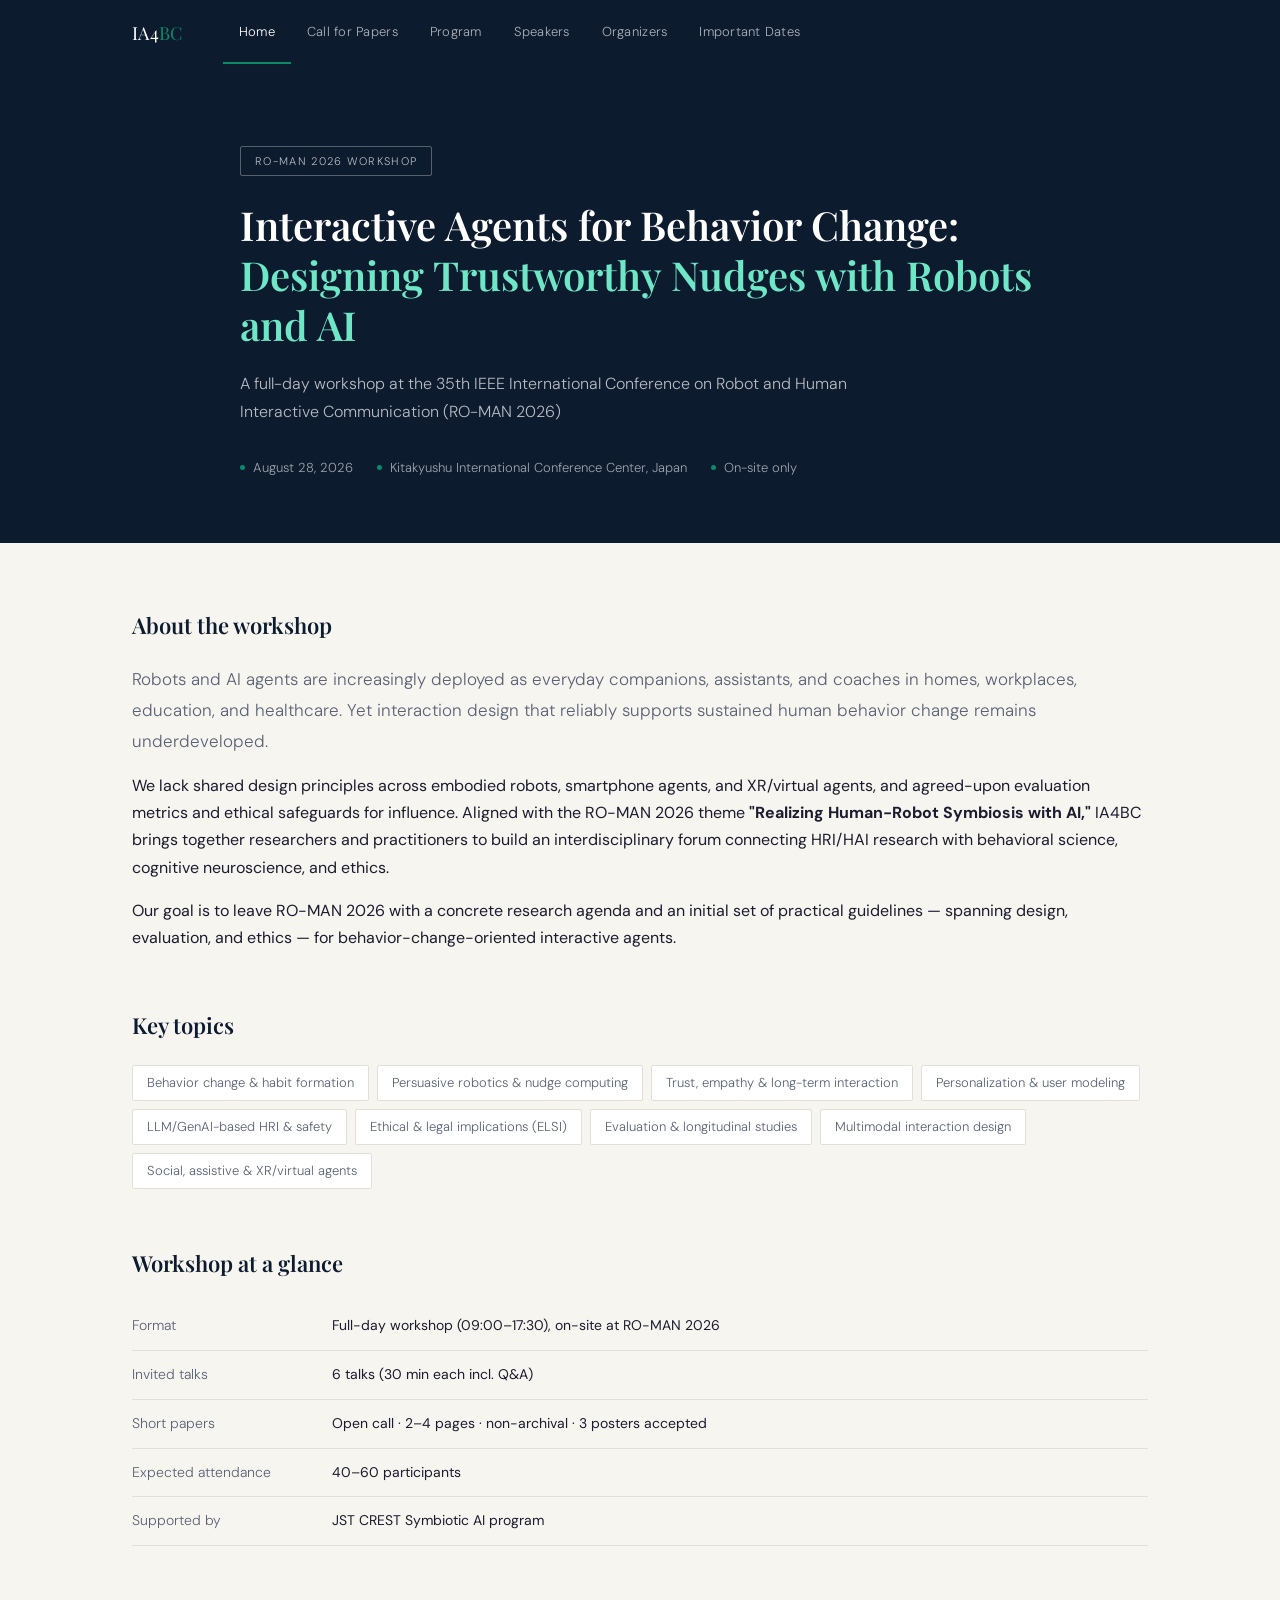
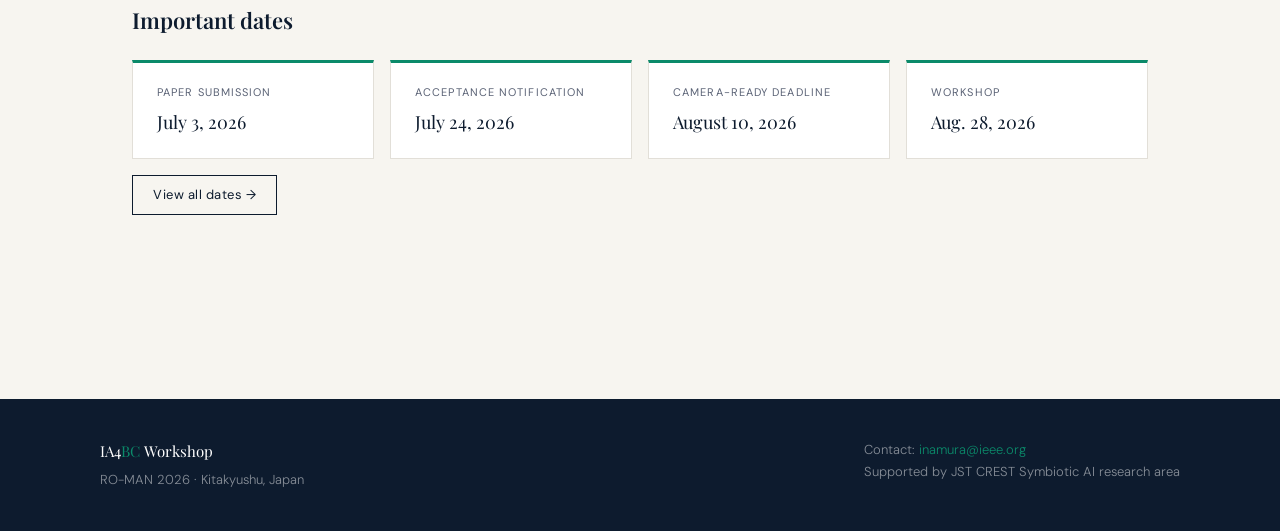
<file: index.html>
<!DOCTYPE html>
<html lang="en">
<head>
<meta charset="UTF-8">
<meta name="viewport" content="width=device-width, initial-scale=1.0">
<title>IA4BC — Interactive Agents for Behavior Change | RO-MAN 2026</title>
<link rel="stylesheet" href="style.css">
</head>
<body>

<header>
  <div class="nav-inner">
    <a class="nav-logo" href="index.html">IA4<span>BC</span></a>
    <nav>
      <a href="index.html" class="active">Home</a>
      <a href="cfp.html">Call for Papers</a>
      <a href="program.html">Program</a>
      <a href="speakers.html">Speakers</a>
      <a href="organizers.html">Organizers</a>
      <a href="dates.html">Important Dates</a>
    </nav>
  </div>
</header>

<section class="hero">
  <div class="hero-inner">
    <div class="hero-tag">RO-MAN 2026 Workshop</div>
    <h1>Interactive Agents for Behavior Change:<br><em>Designing Trustworthy Nudges with Robots and AI</em></h1>
    <p class="hero-desc">A full-day workshop at the 35th IEEE International Conference on Robot and Human Interactive Communication (RO-MAN 2026)</p>
    <div class="hero-meta">
      <div class="hero-meta-item">August 28, 2026</div>
      <div class="hero-meta-item">Kitakyushu International Conference Center, Japan</div>
      <div class="hero-meta-item">On-site only</div>
    </div>
  </div>
</section>

<div class="page-wrap">

  <div class="section">
    <div class="section-title">About the workshop</div>
    <p class="lead">Robots and AI agents are increasingly deployed as everyday companions, assistants, and coaches in homes, workplaces, education, and healthcare. Yet interaction design that reliably supports sustained human behavior change remains underdeveloped.</p>
    <p>We lack shared design principles across embodied robots, smartphone agents, and XR/virtual agents, and agreed-upon evaluation metrics and ethical safeguards for influence. Aligned with the RO-MAN 2026 theme <strong>"Realizing Human-Robot Symbiosis with AI,"</strong> IA4BC brings together researchers and practitioners to build an interdisciplinary forum connecting HRI/HAI research with behavioral science, cognitive neuroscience, and ethics.</p>
    <p>Our goal is to leave RO-MAN 2026 with a concrete research agenda and an initial set of practical guidelines — spanning design, evaluation, and ethics — for behavior-change-oriented interactive agents.</p>
  </div>

  <div class="section">
    <div class="section-title">Key topics</div>
    <div class="tag-grid">
      <span class="tag">Behavior change &amp; habit formation</span>
      <span class="tag">Persuasive robotics &amp; nudge computing</span>
      <span class="tag">Trust, empathy &amp; long-term interaction</span>
      <span class="tag">Personalization &amp; user modeling</span>
      <span class="tag">LLM/GenAI-based HRI &amp; safety</span>
      <span class="tag">Ethical &amp; legal implications (ELSI)</span>
      <span class="tag">Evaluation &amp; longitudinal studies</span>
      <span class="tag">Multimodal interaction design</span>
      <span class="tag">Social, assistive &amp; XR/virtual agents</span>
    </div>
  </div>

  <div class="section">
    <div class="section-title">Workshop at a glance</div>
    <table class="glance-table">
      <tr><td>Format</td><td>Full-day workshop (09:00–17:30), on-site at RO-MAN 2026</td></tr>
      <tr><td>Invited talks</td><td>6 talks (30 min each incl. Q&amp;A)</td></tr>
      <tr><td>Short papers</td><td>Open call · 2–4 pages · non-archival · 3 posters accepted</td></tr>
      <tr><td>Expected attendance</td><td>40–60 participants</td></tr>
      <tr><td>Supported by</td><td>JST CREST Symbiotic AI program</td></tr>
    </table>
  </div>

  <div class="section">
    <div class="section-title">Important dates</div>
    <div class="dates-grid">
      <div class="date-card"><div class="dc-label">Paper submission</div><div class="dc-date">July 3, 2026</div></div>
      <div class="date-card"><div class="dc-label">Acceptance notification</div><div class="dc-date">July 24, 2026</div></div>
      <div class="date-card"><div class="dc-label">Camera-ready deadline</div><div class="dc-date">August 10, 2026</div></div>
      <div class="date-card"><div class="dc-label">Workshop</div><div class="dc-date">Aug. 28, 2026</div></div>
    </div>
    <a href="dates.html" class="btn-outline">View all dates &rarr;</a>
  </div>

</div>

<footer>
  <div class="footer-inner">
    <div>
      <div class="footer-brand">IA4<span>BC</span> Workshop</div>
      <div>RO-MAN 2026 · Kitakyushu, Japan</div>
    </div>
    <div>
      Contact: <a href="mailto:inamura@ieee.org">inamura@ieee.org</a><br>
      Supported by JST CREST Symbiotic AI research area
    </div>
  </div>
</footer>

</body>
</html>
</file>
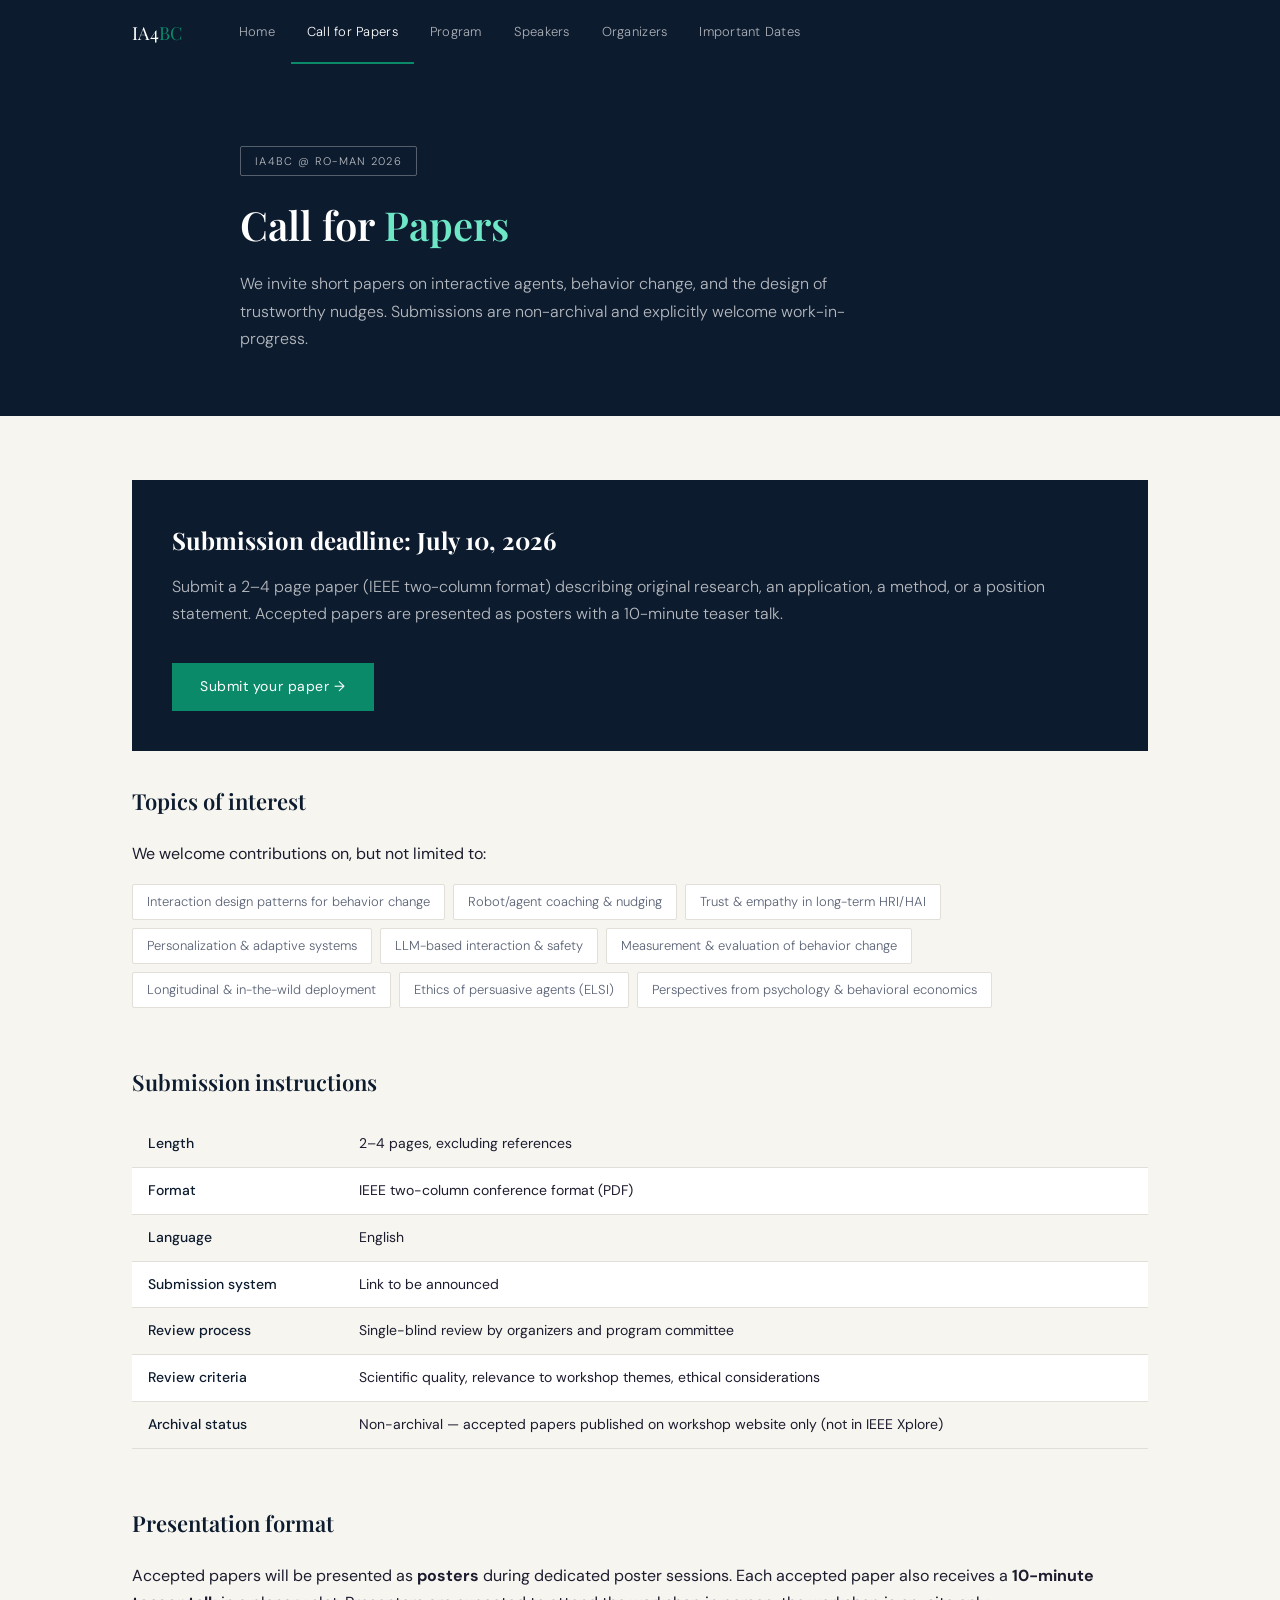
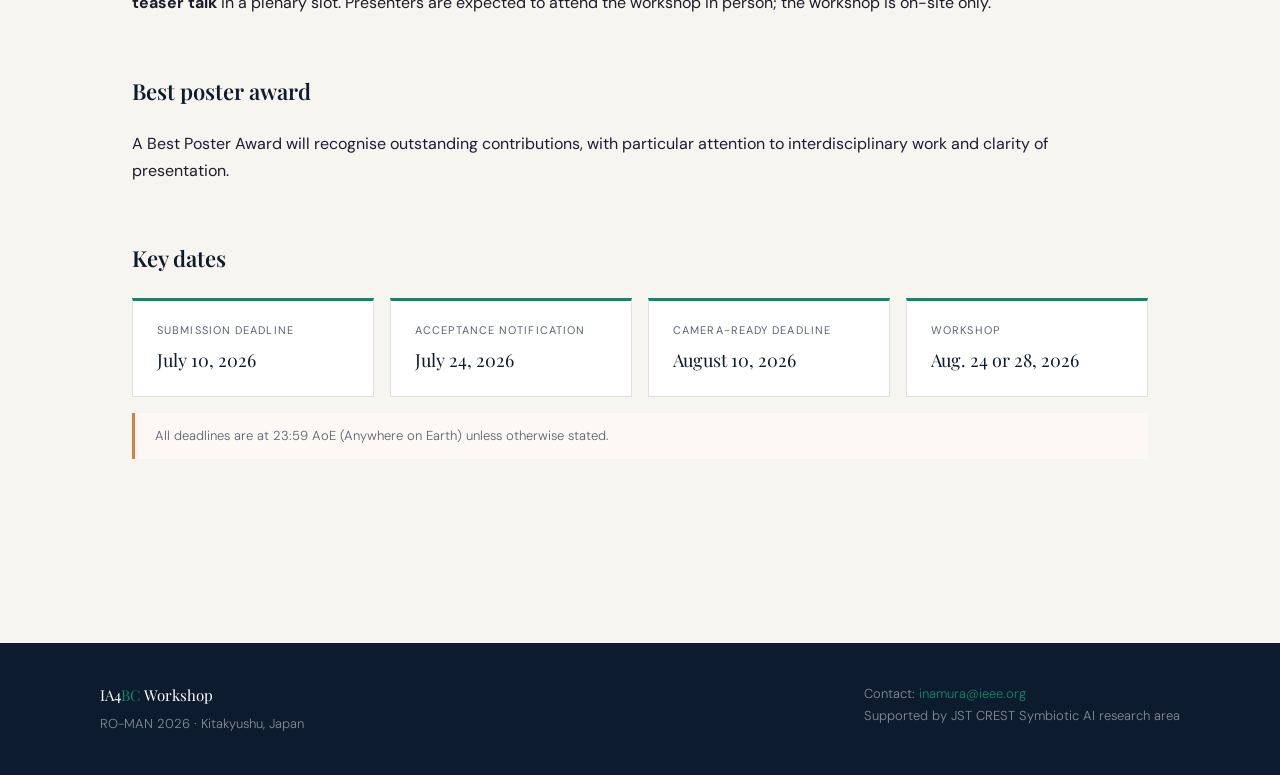
<file: cfp.html>
<!DOCTYPE html>
<html lang="en">
<head>
<meta charset="UTF-8">
<meta name="viewport" content="width=device-width, initial-scale=1.0">
<title>Call for Papers — IA4BC @ RO-MAN 2026</title>
<link rel="stylesheet" href="style.css">
</head>
<body>

<header>
  <div class="nav-inner">
    <a class="nav-logo" href="index.html">IA4<span>BC</span></a>
    <nav>
      <a href="index.html">Home</a>
      <a href="cfp.html" class="active">Call for Papers</a>
      <a href="program.html">Program</a>
      <a href="speakers.html">Speakers</a>
      <a href="organizers.html">Organizers</a>
      <a href="dates.html">Important Dates</a>
    </nav>
  </div>
</header>

<section class="hero">
  <div class="hero-inner">
    <div class="hero-tag">IA4BC @ RO-MAN 2026</div>
    <h1>Call for <em>Papers</em></h1>
    <p class="hero-desc">We invite short papers on interactive agents, behavior change, and the design of trustworthy nudges. Submissions are non-archival and explicitly welcome work-in-progress.</p>
  </div>
</section>

<div class="page-wrap">

  <div class="cfp-highlight">
  <h2>Submission deadline: July 10, 2026</h2>
  <p>Submit a 2–4 page paper (IEEE two-column format) describing original research, an application, a method, or a position statement. Accepted papers are presented as posters with a 10-minute teaser talk.</p>
  <a href="https://forms.gle/QbLjNsX9n7MWD4qp6" class="btn" target="_blank" rel="noopener noreferrer">Submit your paper &rarr;</a>
  </div>

  <div class="section">
    <div class="section-title">Topics of interest</div>
    <p>We welcome contributions on, but not limited to:</p>
    <div class="tag-grid" style="margin-top:1rem">
      <span class="tag">Interaction design patterns for behavior change</span>
      <span class="tag">Robot/agent coaching &amp; nudging</span>
      <span class="tag">Trust &amp; empathy in long-term HRI/HAI</span>
      <span class="tag">Personalization &amp; adaptive systems</span>
      <span class="tag">LLM-based interaction &amp; safety</span>
      <span class="tag">Measurement &amp; evaluation of behavior change</span>
      <span class="tag">Longitudinal &amp; in-the-wild deployment</span>
      <span class="tag">Ethics of persuasive agents (ELSI)</span>
      <span class="tag">Perspectives from psychology &amp; behavioral economics</span>
    </div>
  </div>

  <div class="section">
    <div class="section-title">Submission instructions</div>
    <table class="content-table">
      <tr><td><strong>Length</strong></td><td>2–4 pages, excluding references</td></tr>
      <tr><td><strong>Format</strong></td><td>IEEE two-column conference format (PDF)</td></tr>
      <tr><td><strong>Language</strong></td><td>English</td></tr>
      <tr><td><strong>Submission system</strong></td><td>Link to be announced</td></tr>
      <tr><td><strong>Review process</strong></td><td>Single-blind review by organizers and program committee</td></tr>
      <tr><td><strong>Review criteria</strong></td><td>Scientific quality, relevance to workshop themes, ethical considerations</td></tr>
      <tr><td><strong>Archival status</strong></td><td>Non-archival — accepted papers published on workshop website only (not in IEEE Xplore)</td></tr>
    </table>
  </div>

  <div class="section">
    <div class="section-title">Presentation format</div>
    <p>Accepted papers will be presented as <strong>posters</strong> during dedicated poster sessions. Each accepted paper also receives a <strong>10-minute teaser talk</strong> in a plenary slot. Presenters are expected to attend the workshop in person; the workshop is on-site only.</p>
  </div>

  <div class="section">
    <div class="section-title">Best poster award</div>
    <p>A Best Poster Award will recognise outstanding contributions, with particular attention to interdisciplinary work and clarity of presentation.</p>
  </div>

  <div class="section">
    <div class="section-title">Key dates</div>
    <div class="dates-grid">
      <div class="date-card"><div class="dc-label">Submission deadline</div><div class="dc-date">July 10, 2026</div></div>
      <div class="date-card"><div class="dc-label">Acceptance notification</div><div class="dc-date">July 24, 2026</div></div>
      <div class="date-card"><div class="dc-label">Camera-ready deadline</div><div class="dc-date">August 10, 2026</div></div>
      <div class="date-card"><div class="dc-label">Workshop</div><div class="dc-date">Aug. 24 or 28, 2026</div></div>
    </div>
    <div class="note">All deadlines are at 23:59 AoE (Anywhere on Earth) unless otherwise stated.</div>
  </div>

</div>

<footer>
  <div class="footer-inner">
    <div>
      <div class="footer-brand">IA4<span>BC</span> Workshop</div>
      <div>RO-MAN 2026 · Kitakyushu, Japan</div>
    </div>
    <div>
      Contact: <a href="mailto:inamura@ieee.org">inamura@ieee.org</a><br>
      Supported by JST CREST Symbiotic AI research area
    </div>
  </div>
</footer>

</body>
</html>
</file>
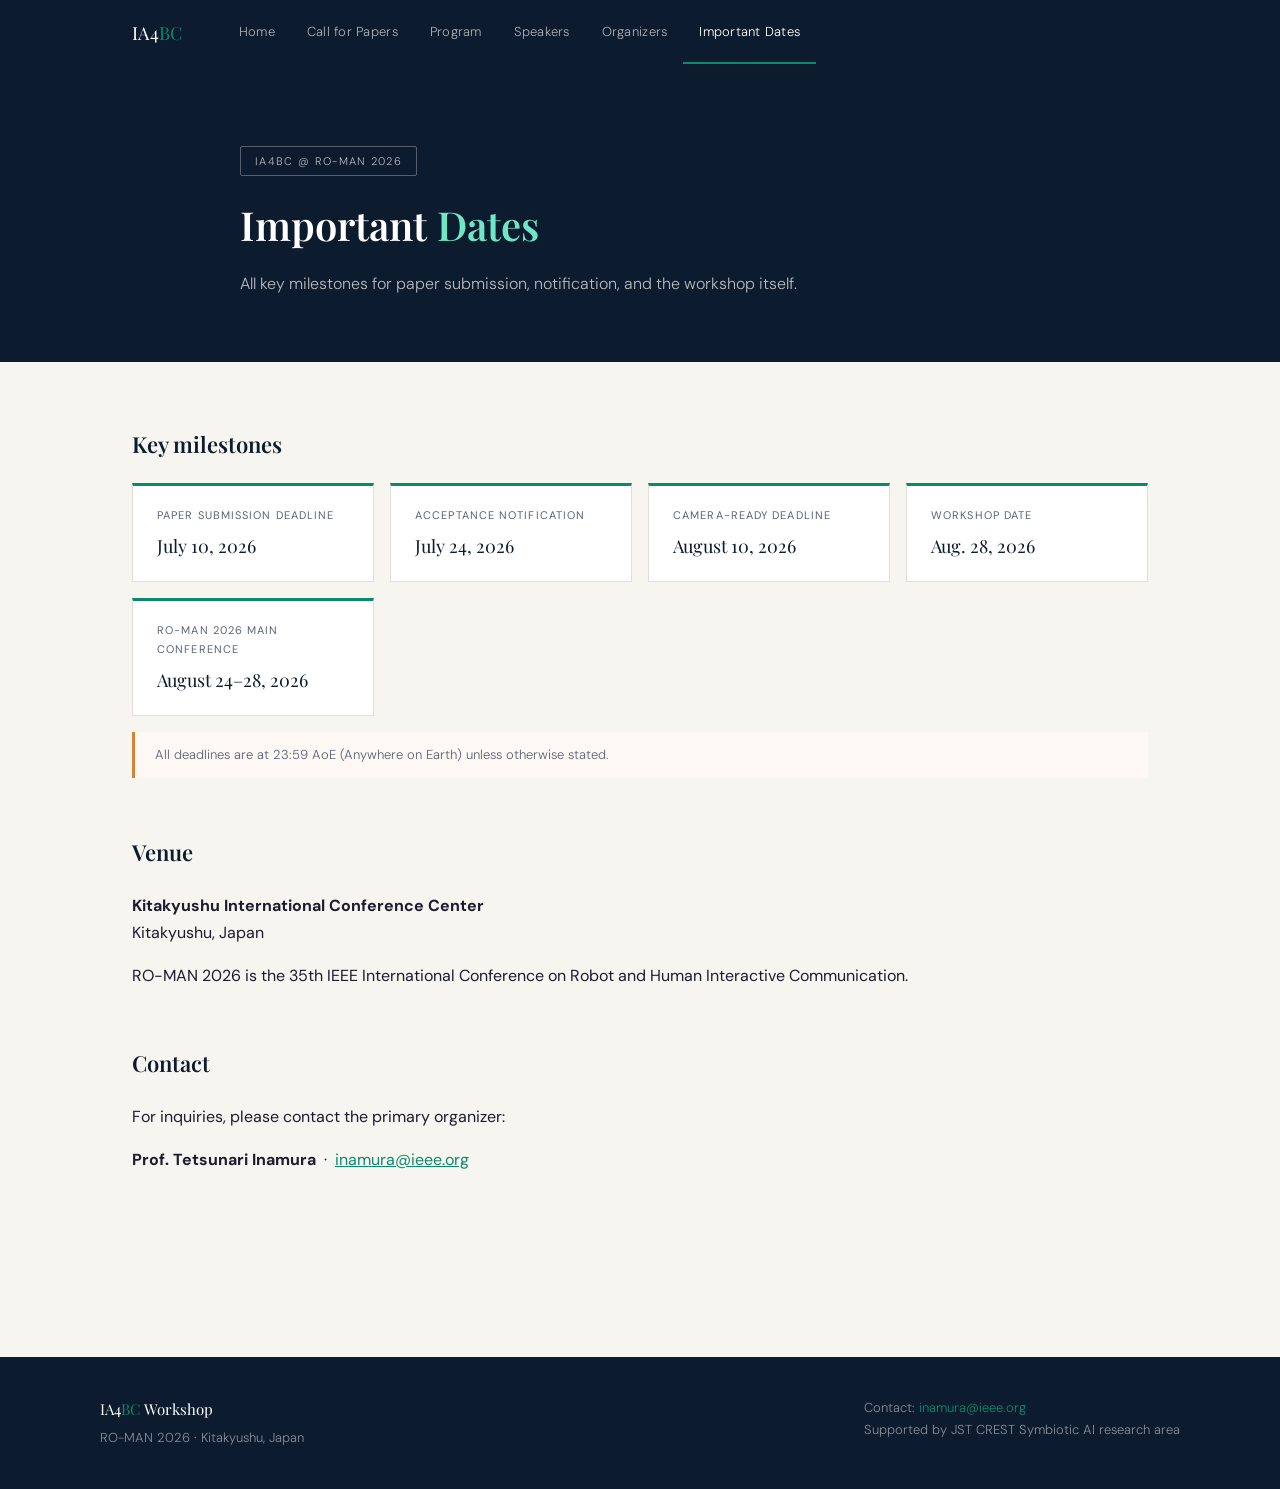
<file: dates.html>
<!DOCTYPE html>
<html lang="en">
<head>
<meta charset="UTF-8">
<meta name="viewport" content="width=device-width, initial-scale=1.0">
<title>Important Dates — IA4BC @ RO-MAN 2026</title>
<link rel="stylesheet" href="style.css">
</head>
<body>

<header>
  <div class="nav-inner">
    <a class="nav-logo" href="index.html">IA4<span>BC</span></a>
    <nav>
      <a href="index.html">Home</a>
      <a href="cfp.html">Call for Papers</a>
      <a href="program.html">Program</a>
      <a href="speakers.html">Speakers</a>
      <a href="organizers.html">Organizers</a>
      <a href="dates.html" class="active">Important Dates</a>
    </nav>
  </div>
</header>

<section class="hero">
  <div class="hero-inner">
    <div class="hero-tag">IA4BC @ RO-MAN 2026</div>
    <h1>Important <em>Dates</em></h1>
    <p class="hero-desc">All key milestones for paper submission, notification, and the workshop itself.</p>
  </div>
</section>

<div class="page-wrap">

  <div class="section">
    <div class="section-title">Key milestones</div>
    <div class="dates-grid">
      <div class="date-card"><div class="dc-label">Paper submission deadline</div><div class="dc-date">July 10, 2026</div></div>
      <div class="date-card"><div class="dc-label">Acceptance notification</div><div class="dc-date">July 24, 2026</div></div>
      <div class="date-card"><div class="dc-label">Camera-ready deadline</div><div class="dc-date">August 10, 2026</div></div>
      <div class="date-card"><div class="dc-label">Workshop date</div><div class="dc-date">Aug. 28, 2026</div></div>
      <div class="date-card"><div class="dc-label">RO-MAN 2026 main conference</div><div class="dc-date">August 24–28, 2026</div></div>
    </div>
    <div class="note">All deadlines are at 23:59 AoE (Anywhere on Earth) unless otherwise stated.</div>
  </div>

  <div class="section">
    <div class="section-title">Venue</div>
    <p><strong>Kitakyushu International Conference Center</strong><br>
    Kitakyushu, Japan</p>
    <p style="margin-top:0.75rem">RO-MAN 2026 is the 35th IEEE International Conference on Robot and Human Interactive Communication.</p>
  </div>

  <div class="section">
    <div class="section-title">Contact</div>
    <p>For inquiries, please contact the primary organizer:</p>
    <p><strong>Prof. Tetsunari Inamura</strong> &nbsp;·&nbsp; <a href="mailto:inamura@ieee.org" style="color:var(--teal)">inamura@ieee.org</a></p>
  </div>

</div>

<footer>
  <div class="footer-inner">
    <div>
      <div class="footer-brand">IA4<span>BC</span> Workshop</div>
      <div>RO-MAN 2026 · Kitakyushu, Japan</div>
    </div>
    <div>
      Contact: <a href="mailto:inamura@ieee.org">inamura@ieee.org</a><br>
      Supported by JST CREST Symbiotic AI research area
    </div>
  </div>
</footer>

</body>
</html>
</file>
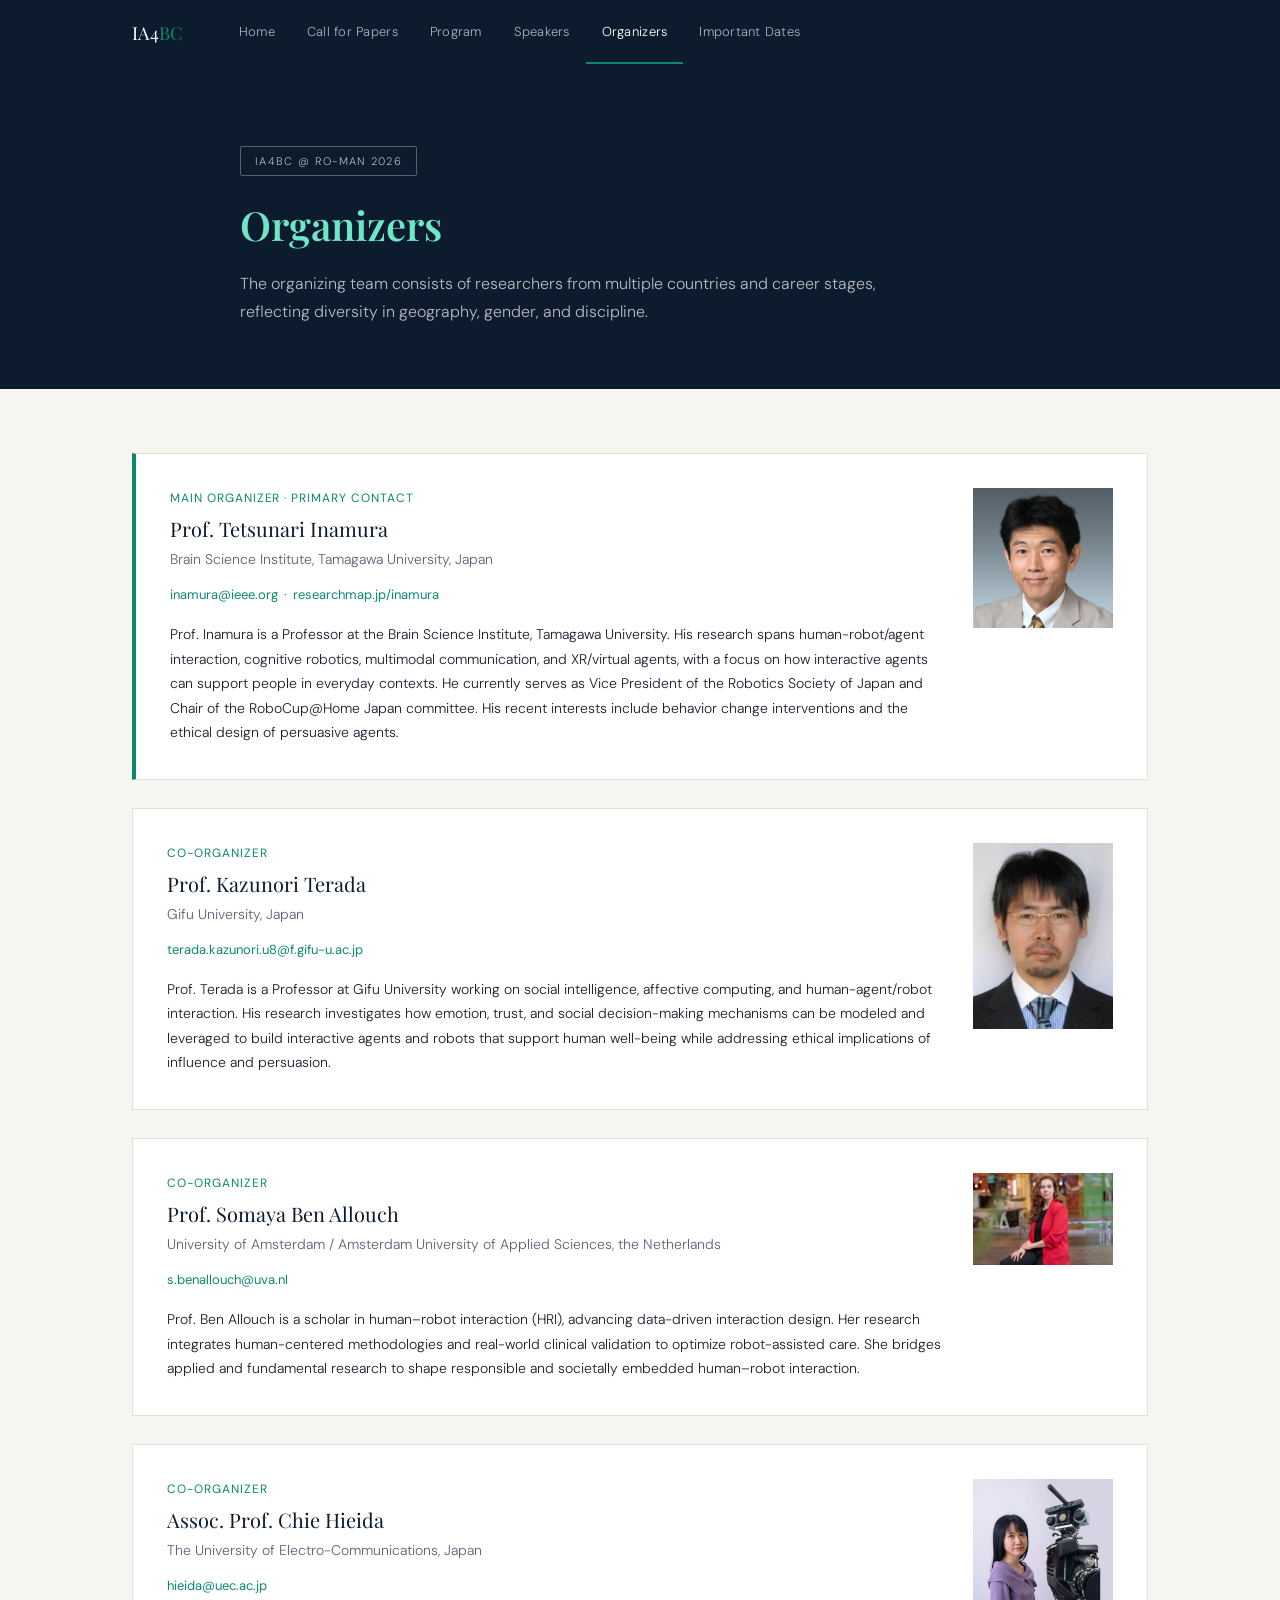
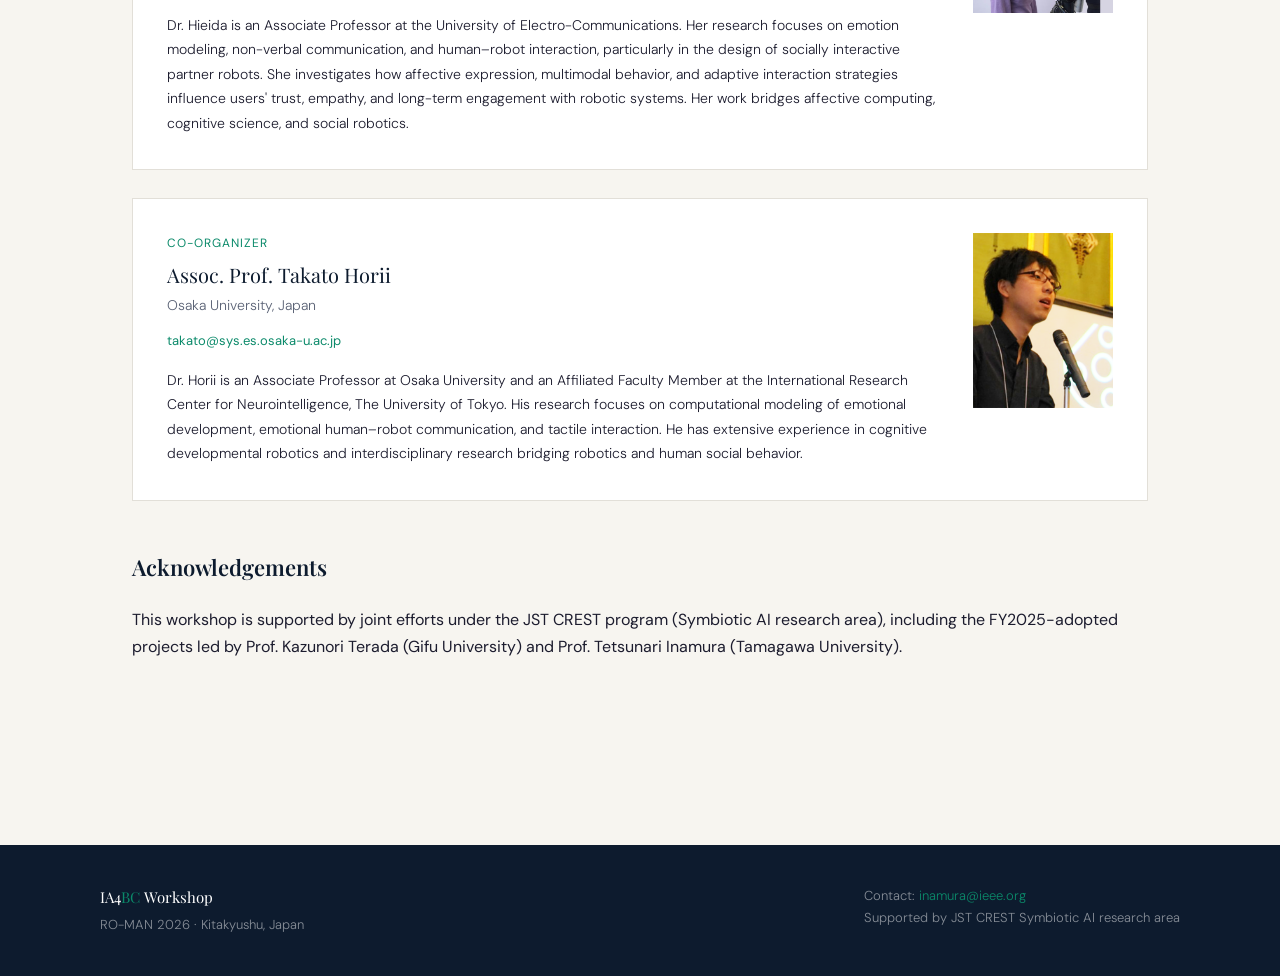
<file: organizers.html>
<!DOCTYPE html>
<html lang="en">
<head>
<meta charset="UTF-8">
<meta name="viewport" content="width=device-width, initial-scale=1.0">
<title>Organizers — IA4BC @ RO-MAN 2026</title>
<link rel="stylesheet" href="style.css">
</head>

<body>
<header>
  <div class="nav-inner">
    <a class="nav-logo" href="index.html">IA4<span>BC</span></a>
    <nav>
      <a href="index.html">Home</a>
      <a href="cfp.html">Call for Papers</a>
      <a href="program.html">Program</a>
      <a href="speakers.html">Speakers</a>
      <a href="organizers.html" class="active">Organizers</a>
      <a href="dates.html">Important Dates</a>
    </nav>
  </div>
</header>

<section class="hero">
  <div class="hero-inner">
    <div class="hero-tag">IA4BC @ RO-MAN 2026</div>
    <h1><em>Organizers</em></h1>
    <p class="hero-desc">The organizing team consists of researchers from multiple countries and career stages, reflecting diversity in geography, gender, and discipline.</p>
  </div>
</section>

<div class="page-wrap">

  <div class="org-list">

    <div class="org-card primary">
      <table width="100%">
        <tr>
          <td valign="top">
            <div class="org-role">Main organizer · Primary contact</div>
            <div class="org-name">Prof. Tetsunari Inamura</div>
            <div class="org-affil">Brain Science Institute, Tamagawa University, Japan</div>
            <div class="org-contact">
              <a href="mailto:inamura@ieee.org">inamura@ieee.org</a> &nbsp;·&nbsp;
              <a href="https://researchmap.jp/inamura?lang=en" target="_blank">researchmap.jp/inamura</a>
            </div>
            <p class="org-bio">Prof. Inamura is a Professor at the Brain Science Institute, Tamagawa University. His research spans human-robot/agent interaction, cognitive robotics, multimodal communication, and XR/virtual agents, with a focus on how interactive agents can support people in everyday contexts. He currently serves as Vice President of the Robotics Society of Japan and Chair of the RoboCup@Home Japan committee. His recent interests include behavior change interventions and the ethical design of persuasive agents.</p>
          </td>
          <td width="170" valign="top" align="right">
            <img src="assets/inamura.jpg" alt="Prof. Tetsunari Inamura" width="140">
          </td>
        </tr>
      </table>
    </div>

    <div class="org-card">
      <table width="100%">
        <tr>
          <td valign="top">
            <div class="org-role">Co-organizer</div>
            <div class="org-name">Prof. Kazunori Terada</div>
            <div class="org-affil">Gifu University, Japan</div>
            <div class="org-contact"><a href="mailto:terada.kazunori.u8@f.gifu-u.ac.jp">terada.kazunori.u8@f.gifu-u.ac.jp</a></div>
            <p class="org-bio">Prof. Terada is a Professor at Gifu University working on social intelligence, affective computing, and human-agent/robot interaction. His research investigates how emotion, trust, and social decision-making mechanisms can be modeled and leveraged to build interactive agents and robots that support human well-being while addressing ethical implications of influence and persuasion.</p>
          </td>
          <td width="170" valign="top" align="right">
            <img src="assets/terada.jpg" alt="Prof. Kazunori Terada" width="140">
          </td>
        </tr>
      </table>
    </div>

    <div class="org-card">
      <table width="100%">
        <tr>
          <td valign="top">
            <div class="org-role">Co-organizer</div>
            <div class="org-name">Prof. Somaya Ben Allouch</div>
            <div class="org-affil">University of Amsterdam / Amsterdam University of Applied Sciences, the Netherlands</div>
            <div class="org-contact"><a href="mailto:s.benallouch@uva.nl">s.benallouch@uva.nl</a></div>
            <p class="org-bio">Prof. Ben Allouch is a scholar in human–robot interaction (HRI), advancing data-driven interaction design. Her research integrates human-centered methodologies and real-world clinical validation to optimize robot-assisted care. She bridges applied and fundamental research to shape responsible and societally embedded human–robot interaction.</p>
          </td>
          <td width="170" valign="top" align="right">
            <img src="assets/ben-allouch.jpg" alt="Prof. Somaya Ben Allouch" width="140">
          </td>
        </tr>
      </table>
    </div>

    <div class="org-card">
      <table width="100%">
        <tr>
          <td valign="top">
            <div class="org-role">Co-organizer</div>
            <div class="org-name">Assoc. Prof. Chie Hieida</div>
            <div class="org-affil">The University of Electro-Communications, Japan</div>
            <div class="org-contact"><a href="mailto:hieida@uec.ac.jp">hieida@uec.ac.jp</a></div>
            <p class="org-bio">Dr. Hieida is an Associate Professor at the University of Electro-Communications. Her research focuses on emotion modeling, non-verbal communication, and human–robot interaction, particularly in the design of socially interactive partner robots. She investigates how affective expression, multimodal behavior, and adaptive interaction strategies influence users' trust, empathy, and long-term engagement with robotic systems. Her work bridges affective computing, cognitive science, and social robotics.</p>
          </td>
          <td width="170" valign="top" align="right">
            <img src="assets/hieida.jpg" alt="Assoc. Prof. Chie Hieida" width="140">
          </td>
        </tr>
      </table>
    </div>

    <div class="org-card">
      <table width="100%">
        <tr>
          <td valign="top">
            <div class="org-role">Co-organizer</div>
            <div class="org-name">Assoc. Prof. Takato Horii</div>
            <div class="org-affil">Osaka University, Japan</div>
            <div class="org-contact"><a href="mailto:takato@sys.es.osaka-u.ac.jp">takato@sys.es.osaka-u.ac.jp</a></div>
            <p class="org-bio">Dr. Horii is an Associate Professor at Osaka University and an Affiliated Faculty Member at the International Research Center for Neurointelligence, The University of Tokyo. His research focuses on computational modeling of emotional development, emotional human–robot communication, and tactile interaction. He has extensive experience in cognitive developmental robotics and interdisciplinary research bridging robotics and human social behavior.</p>
          </td>
          <td width="170" valign="top" align="right">
            <img src="assets/horii.png" alt="Assoc. Prof. Takato Horii" width="140">
          </td>
        </tr>
      </table>
    </div>

  </div>

  <div class="section" style="margin-top:3rem">
    <div class="section-title">Acknowledgements</div>
    <p>This workshop is supported by joint efforts under the JST CREST program (Symbiotic AI research area), including the FY2025-adopted projects led by Prof. Kazunori Terada (Gifu University) and Prof. Tetsunari Inamura (Tamagawa University).</p>
  </div>

</div>

<footer>
  <div class="footer-inner">
    <div>
      <div class="footer-brand">IA4<span>BC</span> Workshop</div>
      <div>RO-MAN 2026 · Kitakyushu, Japan</div>
    </div>
    <div>
      Contact: <a href="mailto:inamura@ieee.org">inamura@ieee.org</a><br>
      Supported by JST CREST Symbiotic AI research area
    </div>
  </div>
</footer>

</body>
</html>
</file>
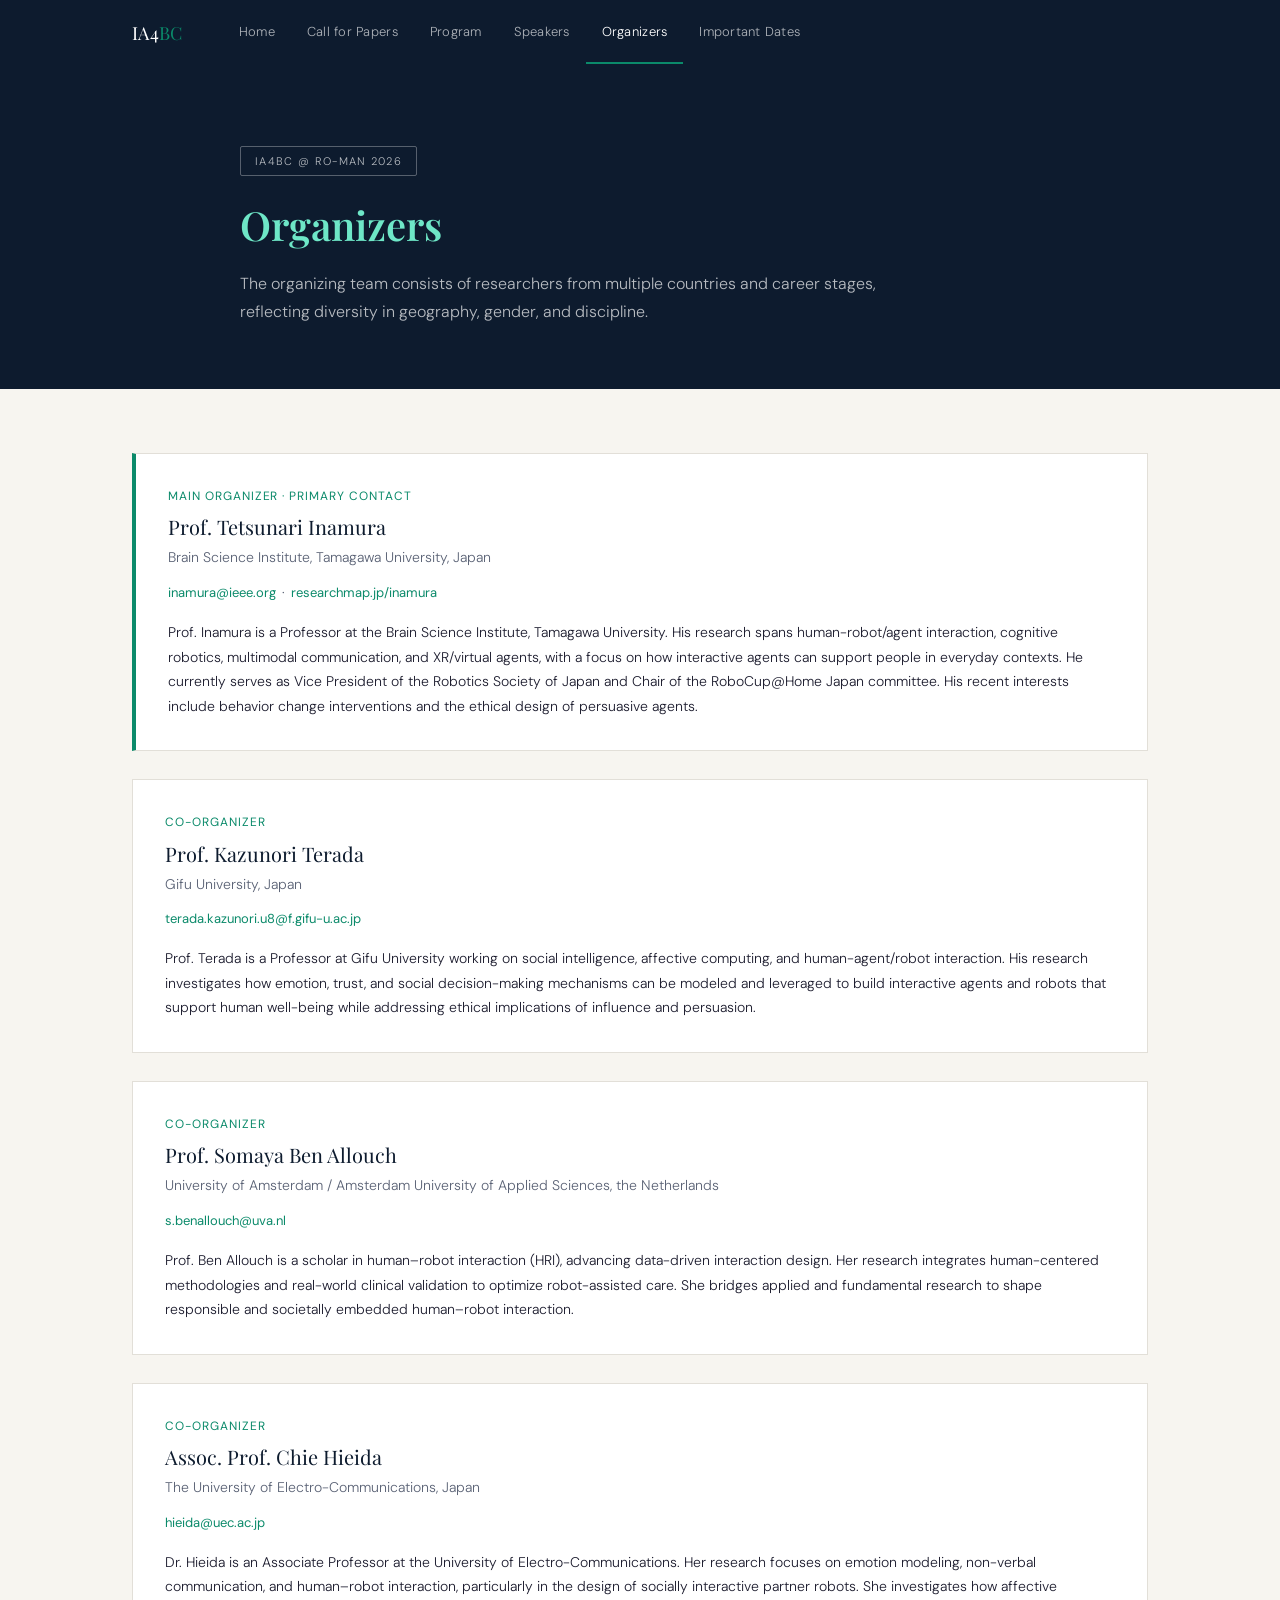
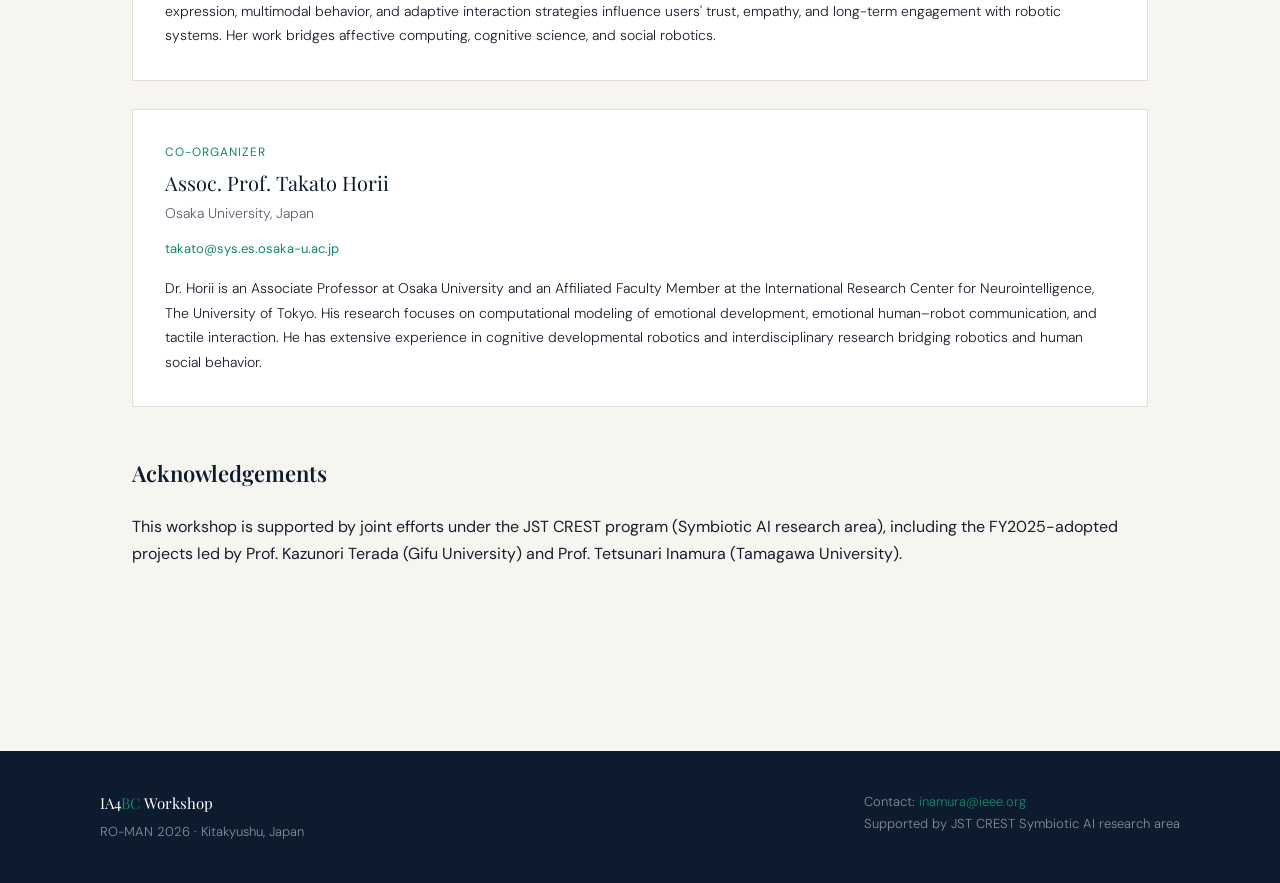
<file: organizers_old.html>
<!DOCTYPE html>
<html lang="en">
<head>
<meta charset="UTF-8">
<meta name="viewport" content="width=device-width, initial-scale=1.0">
<title>Organizers — IA4BC @ RO-MAN 2026</title>
<link rel="stylesheet" href="style.css">
</head>
<body>

<header>
  <div class="nav-inner">
    <a class="nav-logo" href="index.html">IA4<span>BC</span></a>
    <nav>
      <a href="index.html">Home</a>
      <a href="cfp.html">Call for Papers</a>
      <a href="program.html">Program</a>
      <a href="speakers.html">Speakers</a>
      <a href="organizers.html" class="active">Organizers</a>
      <a href="dates.html">Important Dates</a>
    </nav>
  </div>
</header>

<section class="hero">
  <div class="hero-inner">
    <div class="hero-tag">IA4BC @ RO-MAN 2026</div>
    <h1><em>Organizers</em></h1>
    <p class="hero-desc">The organizing team consists of researchers from multiple countries and career stages, reflecting diversity in geography, gender, and discipline.</p>
  </div>
</section>

  
<div class="page-wrap">

  <div class="org-list">

    <div class="org-card primary">
      <div class="org-role">Main organizer · Primary contact</div>
      <div class="org-name">Prof. Tetsunari Inamura</div>
      <div class="org-affil">Brain Science Institute, Tamagawa University, Japan</div>
      <div class="org-contact">
        <a href="mailto:inamura@ieee.org">inamura@ieee.org</a> &nbsp;·&nbsp;
        <a href="https://researchmap.jp/inamura?lang=en" target="_blank">researchmap.jp/inamura</a>
      </div>
      <p class="org-bio">Prof. Inamura is a Professor at the Brain Science Institute, Tamagawa University. His research spans human-robot/agent interaction, cognitive robotics, multimodal communication, and XR/virtual agents, with a focus on how interactive agents can support people in everyday contexts. He currently serves as Vice President of the Robotics Society of Japan and Chair of the RoboCup@Home Japan committee. His recent interests include behavior change interventions and the ethical design of persuasive agents.</p>
    </div>

    <div class="org-card">
      <div class="org-role">Co-organizer</div>
      <div class="org-name">Prof. Kazunori Terada</div>
      <div class="org-affil">Gifu University, Japan</div>
      <div class="org-contact"><a href="mailto:terada.kazunori.u8@f.gifu-u.ac.jp">terada.kazunori.u8@f.gifu-u.ac.jp</a></div>
      <p class="org-bio">Prof. Terada is a Professor at Gifu University working on social intelligence, affective computing, and human-agent/robot interaction. His research investigates how emotion, trust, and social decision-making mechanisms can be modeled and leveraged to build interactive agents and robots that support human well-being while addressing ethical implications of influence and persuasion.</p>
    </div>

    <div class="org-card">
      <div class="org-role">Co-organizer</div>
      <div class="org-name">Prof. Somaya Ben Allouch</div>
      <div class="org-affil">University of Amsterdam / Amsterdam University of Applied Sciences, the Netherlands</div>
      <div class="org-contact"><a href="mailto:s.benallouch@uva.nl">s.benallouch@uva.nl</a></div>
      <p class="org-bio">Prof. Ben Allouch is a scholar in human–robot interaction (HRI), advancing data-driven interaction design. Her research integrates human-centered methodologies and real-world clinical validation to optimize robot-assisted care. She bridges applied and fundamental research to shape responsible and societally embedded human–robot interaction.</p>
    </div>

    <div class="org-card">
      <div class="org-role">Co-organizer</div>
      <div class="org-name">Assoc. Prof. Chie Hieida</div>
      <div class="org-affil">The University of Electro-Communications, Japan</div>
      <div class="org-contact"><a href="mailto:hieida@uec.ac.jp">hieida@uec.ac.jp</a></div>
      <p class="org-bio">Dr. Hieida is an Associate Professor at the University of Electro-Communications. Her research focuses on emotion modeling, non-verbal communication, and human–robot interaction, particularly in the design of socially interactive partner robots. She investigates how affective expression, multimodal behavior, and adaptive interaction strategies influence users' trust, empathy, and long-term engagement with robotic systems. Her work bridges affective computing, cognitive science, and social robotics.</p>
    </div>

    <div class="org-card">
      <div class="org-role">Co-organizer</div>
      <div class="org-name">Assoc. Prof. Takato Horii</div>
      <div class="org-affil">Osaka University, Japan</div>
      <div class="org-contact"><a href="mailto:takato@sys.es.osaka-u.ac.jp">takato@sys.es.osaka-u.ac.jp</a></div>
      <p class="org-bio">Dr. Horii is an Associate Professor at Osaka University and an Affiliated Faculty Member at the International Research Center for Neurointelligence, The University of Tokyo. His research focuses on computational modeling of emotional development, emotional human–robot communication, and tactile interaction. He has extensive experience in cognitive developmental robotics and interdisciplinary research bridging robotics and human social behavior.</p>
    </div>

  </div>

  <div class="section" style="margin-top:3rem">
    <div class="section-title">Acknowledgements</div>
    <p>This workshop is supported by joint efforts under the JST CREST program (Symbiotic AI research area), including the FY2025-adopted projects led by Prof. Kazunori Terada (Gifu University) and Prof. Tetsunari Inamura (Tamagawa University).</p>
  </div>

</div>

<footer>
  <div class="footer-inner">
    <div>
      <div class="footer-brand">IA4<span>BC</span> Workshop</div>
      <div>RO-MAN 2026 · Kitakyushu, Japan</div>
    </div>
    <div>
      Contact: <a href="mailto:inamura@ieee.org">inamura@ieee.org</a><br>
      Supported by JST CREST Symbiotic AI research area
    </div>
  </div>
</footer>

</body>
</html>
</file>
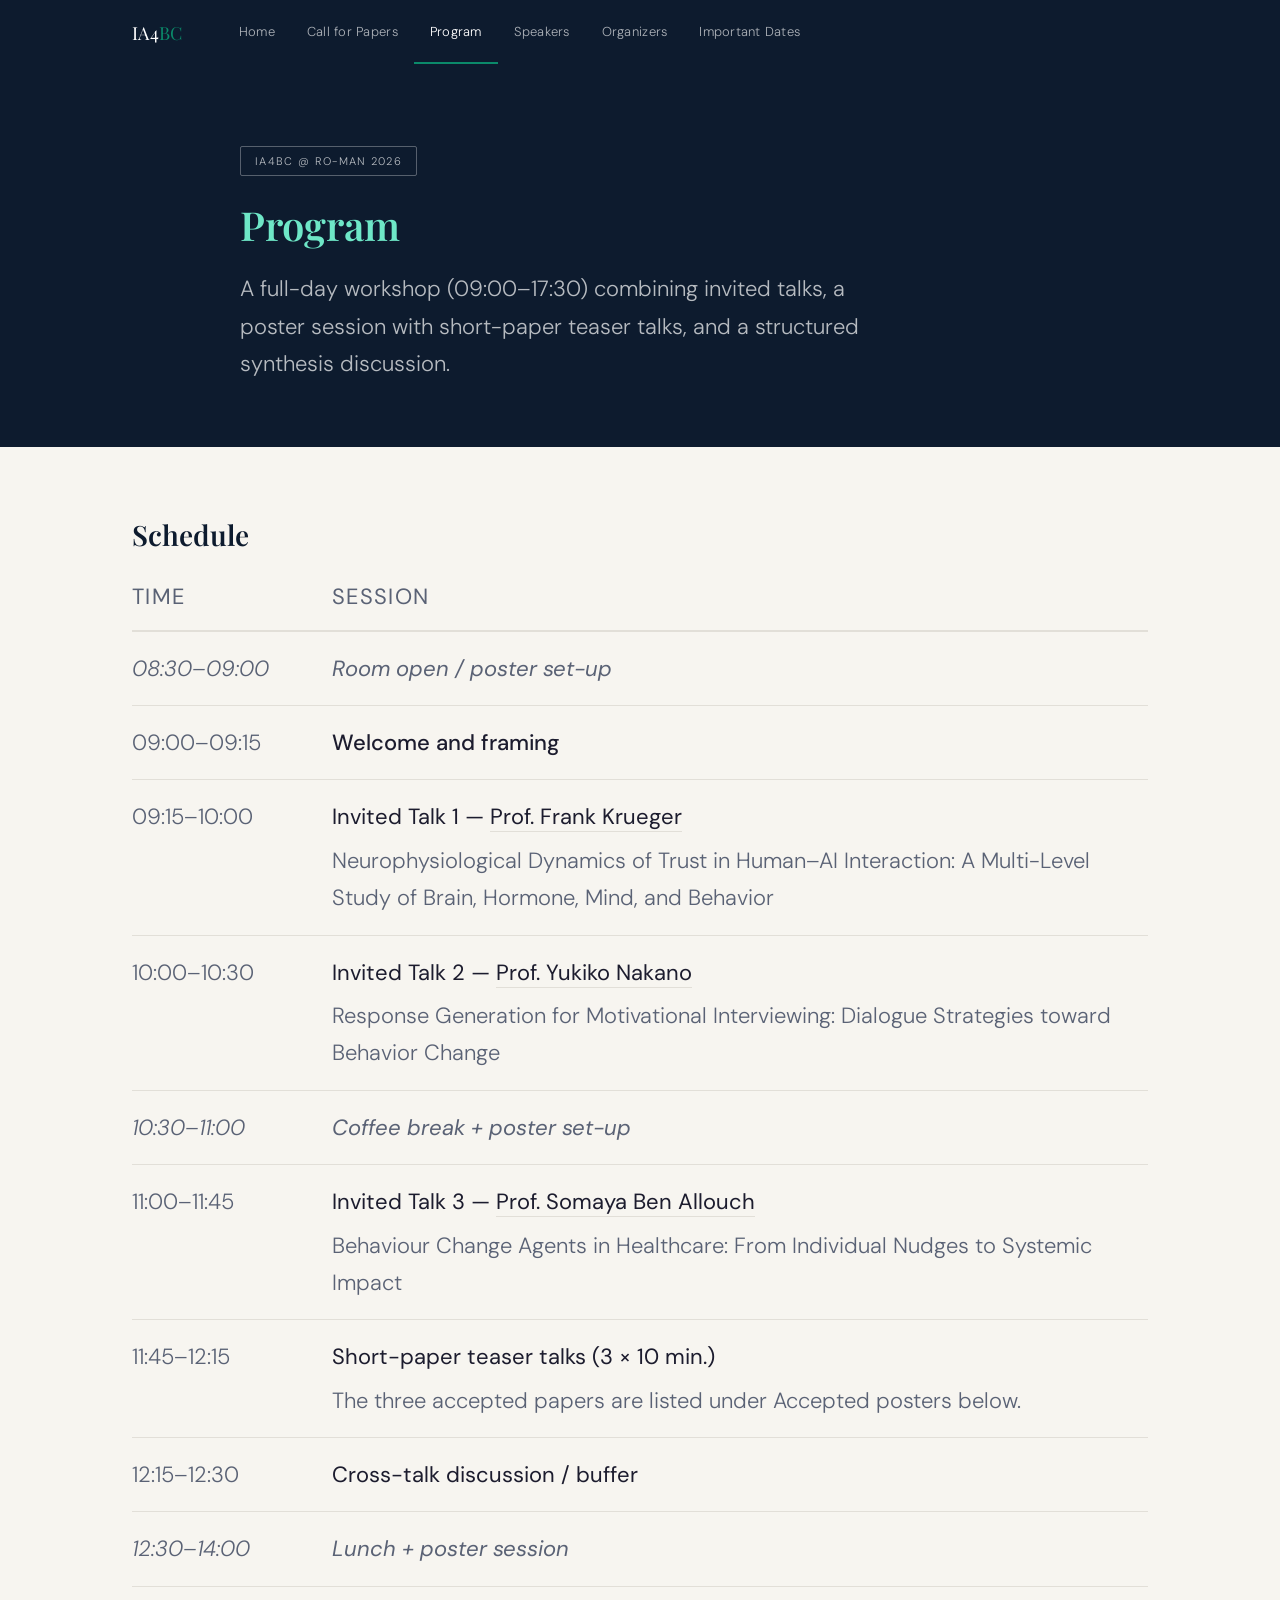
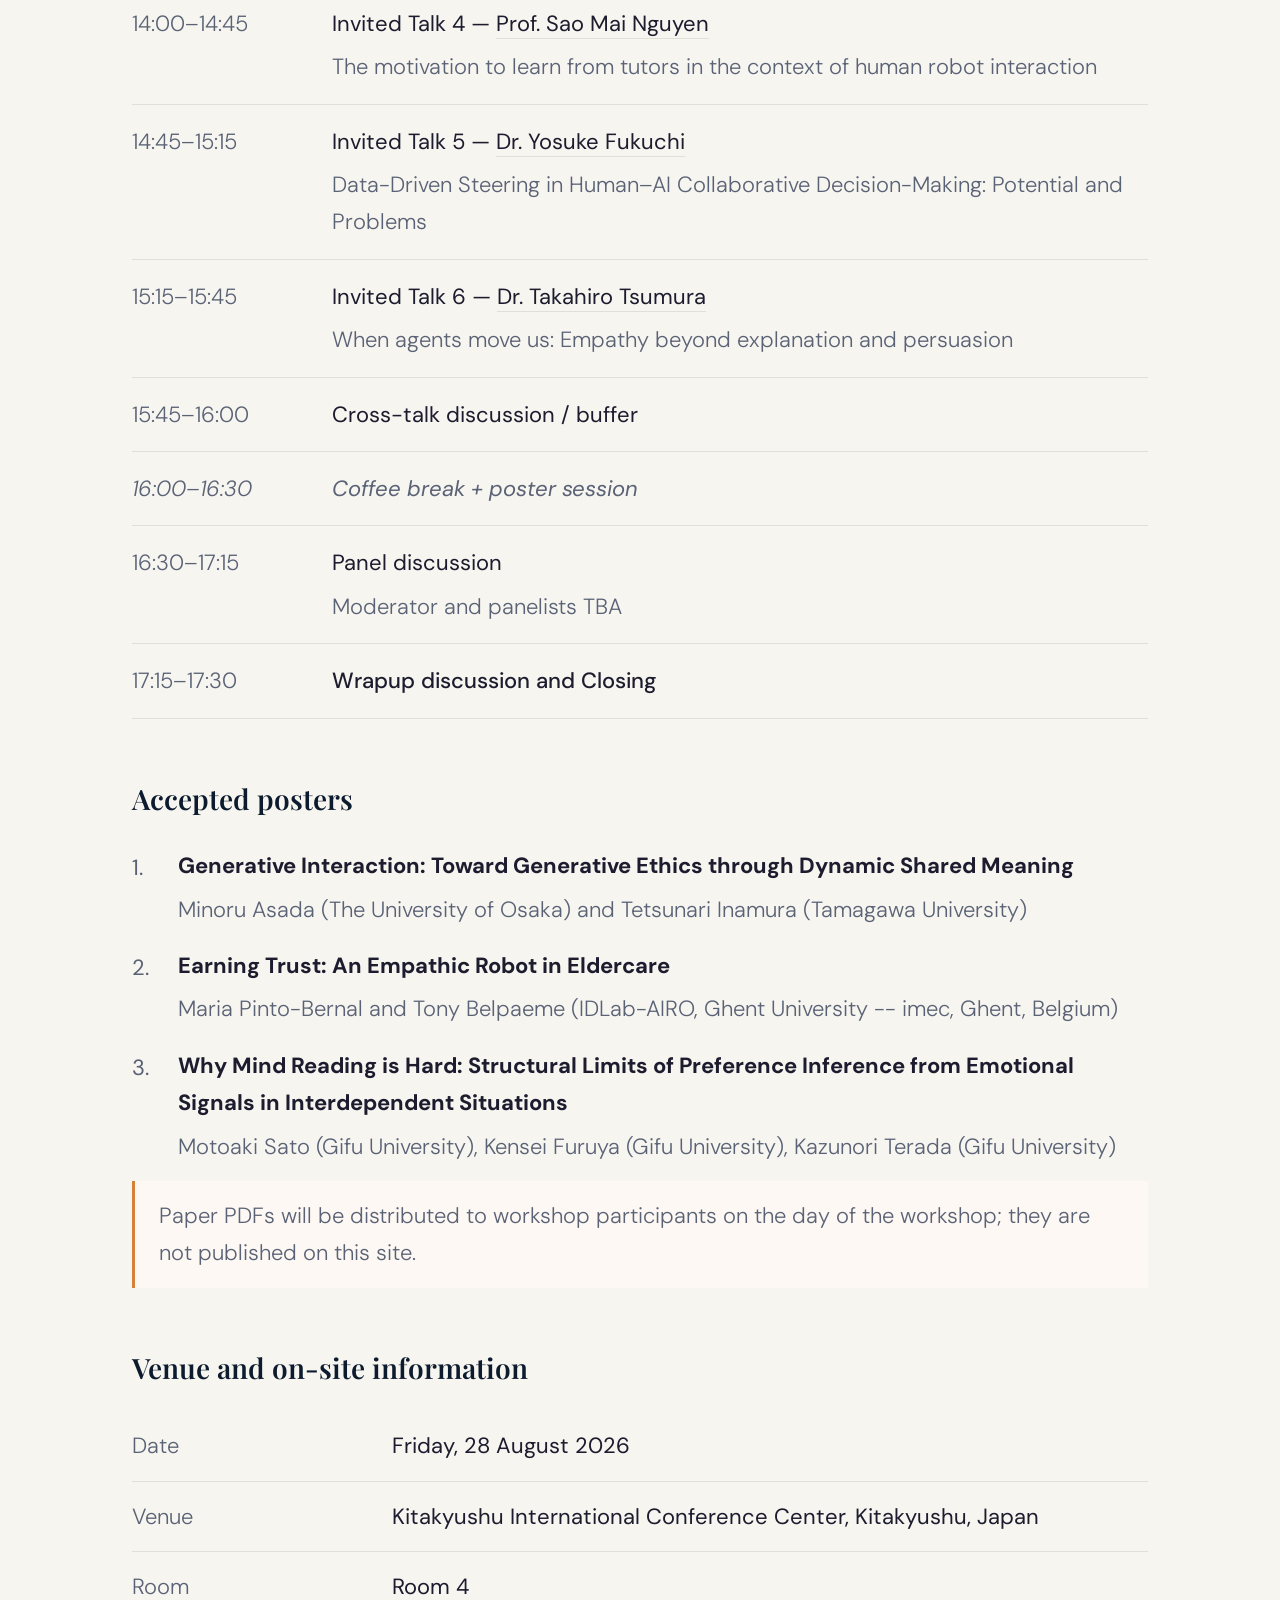
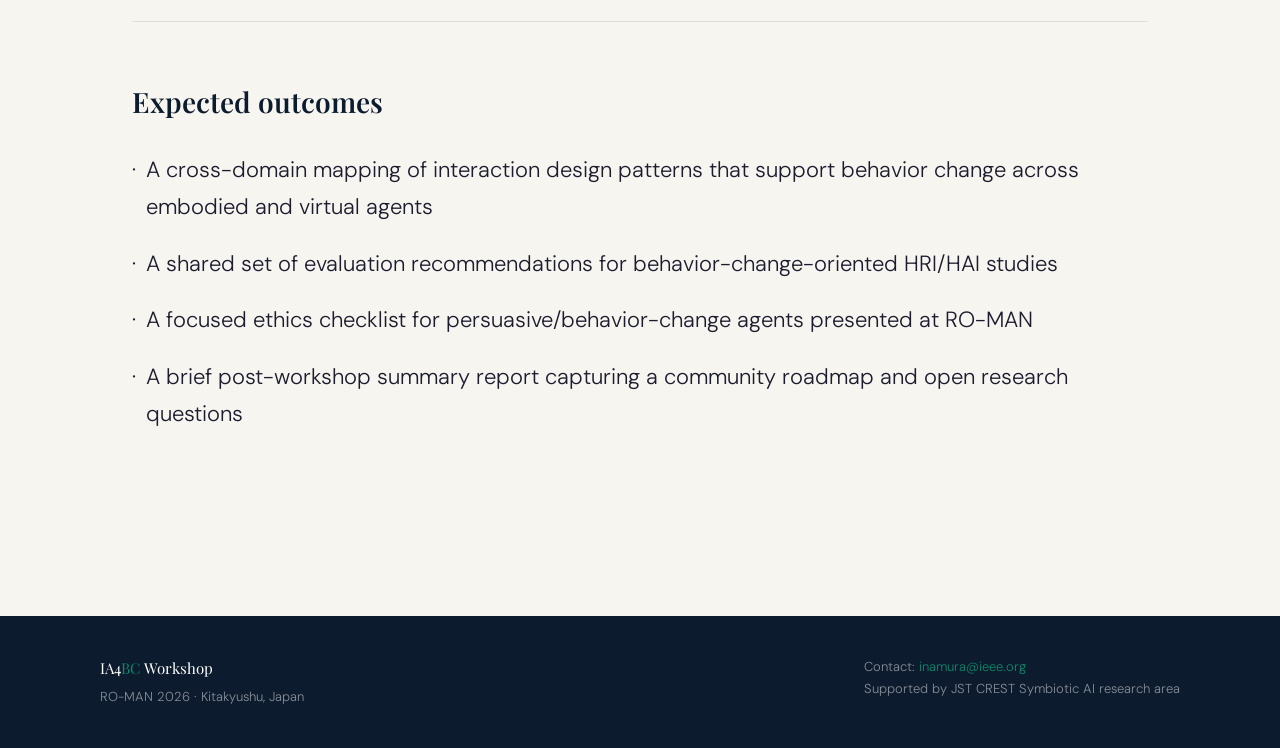
<file: program.html>
<!DOCTYPE html>
<html lang="en">
<head>
<meta charset="UTF-8">
<meta name="viewport" content="width=device-width, initial-scale=1.0">
<title>Program — IA4BC @ RO-MAN 2026</title>
<link rel="stylesheet" href="style.css">
</head>
<body class="page-program">

<header>
  <div class="nav-inner">
    <a class="nav-logo" href="index.html">IA4<span>BC</span></a>
    <nav>
      <a href="index.html">Home</a>
      <a href="cfp.html">Call for Papers</a>
      <a href="program.html" class="active">Program</a>
      <a href="speakers.html">Speakers</a>
      <a href="organizers.html">Organizers</a>
      <a href="dates.html">Important Dates</a>
    </nav>
  </div>
</header>

<section class="hero">
  <div class="hero-inner">
    <div class="hero-tag">IA4BC @ RO-MAN 2026</div>
    <h1><em>Program</em></h1>
    <p class="hero-desc">A full-day workshop (09:00–17:30) combining invited talks, a poster session with short-paper teaser talks, and a structured synthesis discussion.</p>
  </div>
</section>

<div class="page-wrap">

  <div class="section">
    <div class="section-title">Schedule</div>
    <table class="schedule-table">
      <thead>
        <tr><th>Time</th><th>Session</th></tr>
      </thead>
      <tbody>
        <tr class="break"><td>08:30–09:00</td><td>Room open / poster set-up</td></tr>
        <tr class="highlight"><td>09:00–09:15</td><td>Welcome and framing</td></tr>
        <tr><td>09:15–10:00</td><td>Invited Talk 1 — <a href="speakers.html#talk-krueger">Prof. Frank Krueger</a>
          <div class="sc-affil">Neurophysiological Dynamics of Trust in Human–AI Interaction: A Multi-Level Study of Brain, Hormone, Mind, and Behavior</div>
        </td></tr>
        <tr><td>10:00–10:30</td><td>Invited Talk 2 — <a href="speakers.html#talk-nakano">Prof. Yukiko Nakano</a>
          <div class="sc-affil">Response Generation for Motivational Interviewing: Dialogue Strategies toward Behavior Change</div>
        </td></tr>
        <tr class="break"><td>10:30–11:00</td><td>Coffee break + poster set-up</td></tr>
        <tr><td>11:00–11:45</td><td>Invited Talk 3 — <a href="speakers.html#talk-ben-allouch">Prof. Somaya Ben Allouch</a>
          <div class="sc-affil">Behaviour Change Agents in Healthcare: From Individual Nudges to Systemic Impact</div>
        </td></tr>
        <tr><td>11:45–12:15</td><td>Short-paper teaser talks (3 &times; 10 min.)
          <div class="sc-affil">The three accepted papers are listed under Accepted posters below.</div>
        </td></tr>
        <tr><td>12:15–12:30</td><td>Cross-talk discussion / buffer</td></tr>
        <tr class="break"><td>12:30–14:00</td><td>Lunch + poster session</td></tr>
        <tr><td>14:00–14:45</td><td>Invited Talk 4 — <a href="speakers.html#talk-nguyen">Prof. Sao Mai Nguyen</a>
          <div class="sc-affil">The motivation to learn from tutors in the context of human robot interaction</div>
        </td></tr>
        <tr><td>14:45–15:15</td><td>Invited Talk 5 — <a href="speakers.html#talk-fukuchi">Dr. Yosuke Fukuchi</a>
          <div class="sc-affil">Data-Driven Steering in Human–AI Collaborative Decision-Making: Potential and Problems</div>
        </td></tr>
        <tr><td>15:15–15:45</td><td>Invited Talk 6 — <a href="speakers.html#talk-tsumura">Dr. Takahiro Tsumura</a>
          <div class="sc-affil">When agents move us: Empathy beyond explanation and persuasion</div>
        </td></tr>
        <tr><td>15:45–16:00</td><td>Cross-talk discussion / buffer</td></tr>
        <tr class="break"><td>16:00–16:30</td><td>Coffee break + poster session</td></tr>
        <tr><td>16:30–17:15</td><td>Panel discussion
          <div class="sc-affil">Moderator and panelists TBA</div>
        </td></tr>
        <tr class="highlight"><td>17:15–17:30</td><td>Wrapup discussion and Closing</td></tr>
      </tbody>
    </table>
  </div>

  <div class="section">
    <div class="section-title">Accepted posters</div>
    <div class="outcome-list">
      <div class="outcome-item">
        <div class="outcome-num"></div>
        <div class="outcome-text"><strong>Generative Interaction: Toward Generative Ethics through Dynamic Shared Meaning</strong>
          <div class="sc-affil">Minoru Asada (The University of Osaka) and Tetsunari Inamura (Tamagawa University)</div>
        </div>
      </div>
      <div class="outcome-item">
        <div class="outcome-num"></div>
        <div class="outcome-text"><strong>Earning Trust: An Empathic Robot in Eldercare</strong>
          <div class="sc-affil">Maria Pinto-Bernal and Tony Belpaeme (IDLab-AIRO, Ghent University -- imec, Ghent, Belgium)</div>
        </div>
      </div>
      <div class="outcome-item">
        <div class="outcome-num"></div>
        <div class="outcome-text"><strong>Why Mind Reading is Hard: Structural Limits of Preference Inference from Emotional Signals in Interdependent Situations</strong>
          <div class="sc-affil">Motoaki Sato (Gifu University), Kensei Furuya (Gifu University), Kazunori Terada (Gifu University)</div>
        </div>
      </div>
    </div>
    <div class="note">Paper PDFs will be distributed to workshop participants on the day of the workshop; they are not published on this site.</div>
  </div>

  <div class="section">
    <div class="section-title">Venue and on-site information</div>
    <table class="glance-table">
      <tr><td>Date</td><td>Friday, 28 August 2026</td></tr>
      <tr><td>Venue</td><td>Kitakyushu International Conference Center, Kitakyushu, Japan</td></tr>
      <tr><td>Room</td><td>Room 4</td></tr>
    </table>
  </div>

  <div class="section">
    <div class="section-title">Expected outcomes</div>
    <div class="outcome-list">
      <div class="outcome-item" style="gap:10px">
        <div class="outcome-text" style="flex-shrink:0">·</div>
        <div class="outcome-text">A cross-domain mapping of interaction design patterns that support behavior change across embodied and virtual agents</div>
      </div>
      <div class="outcome-item" style="gap:10px">
        <div class="outcome-text" style="flex-shrink:0">·</div>
        <div class="outcome-text">A shared set of evaluation recommendations for behavior-change-oriented HRI/HAI studies</div>
      </div>
      <div class="outcome-item" style="gap:10px">
        <div class="outcome-text" style="flex-shrink:0">·</div>
        <div class="outcome-text">A focused ethics checklist for persuasive/behavior-change agents presented at RO-MAN</div>
      </div>
      <div class="outcome-item" style="gap:10px">
        <div class="outcome-text" style="flex-shrink:0">·</div>
        <div class="outcome-text">A brief post-workshop summary report capturing a community roadmap and open research questions</div>
      </div>
    </div>
  </div>

</div>

<footer>
  <div class="footer-inner">
    <div>
      <div class="footer-brand">IA4<span>BC</span> Workshop</div>
      <div>RO-MAN 2026 · Kitakyushu, Japan</div>
    </div>
    <div>
      Contact: <a href="mailto:inamura@ieee.org">inamura@ieee.org</a><br>
      Supported by JST CREST Symbiotic AI research area
    </div>
  </div>
</footer>

</body>
</html>
</file>
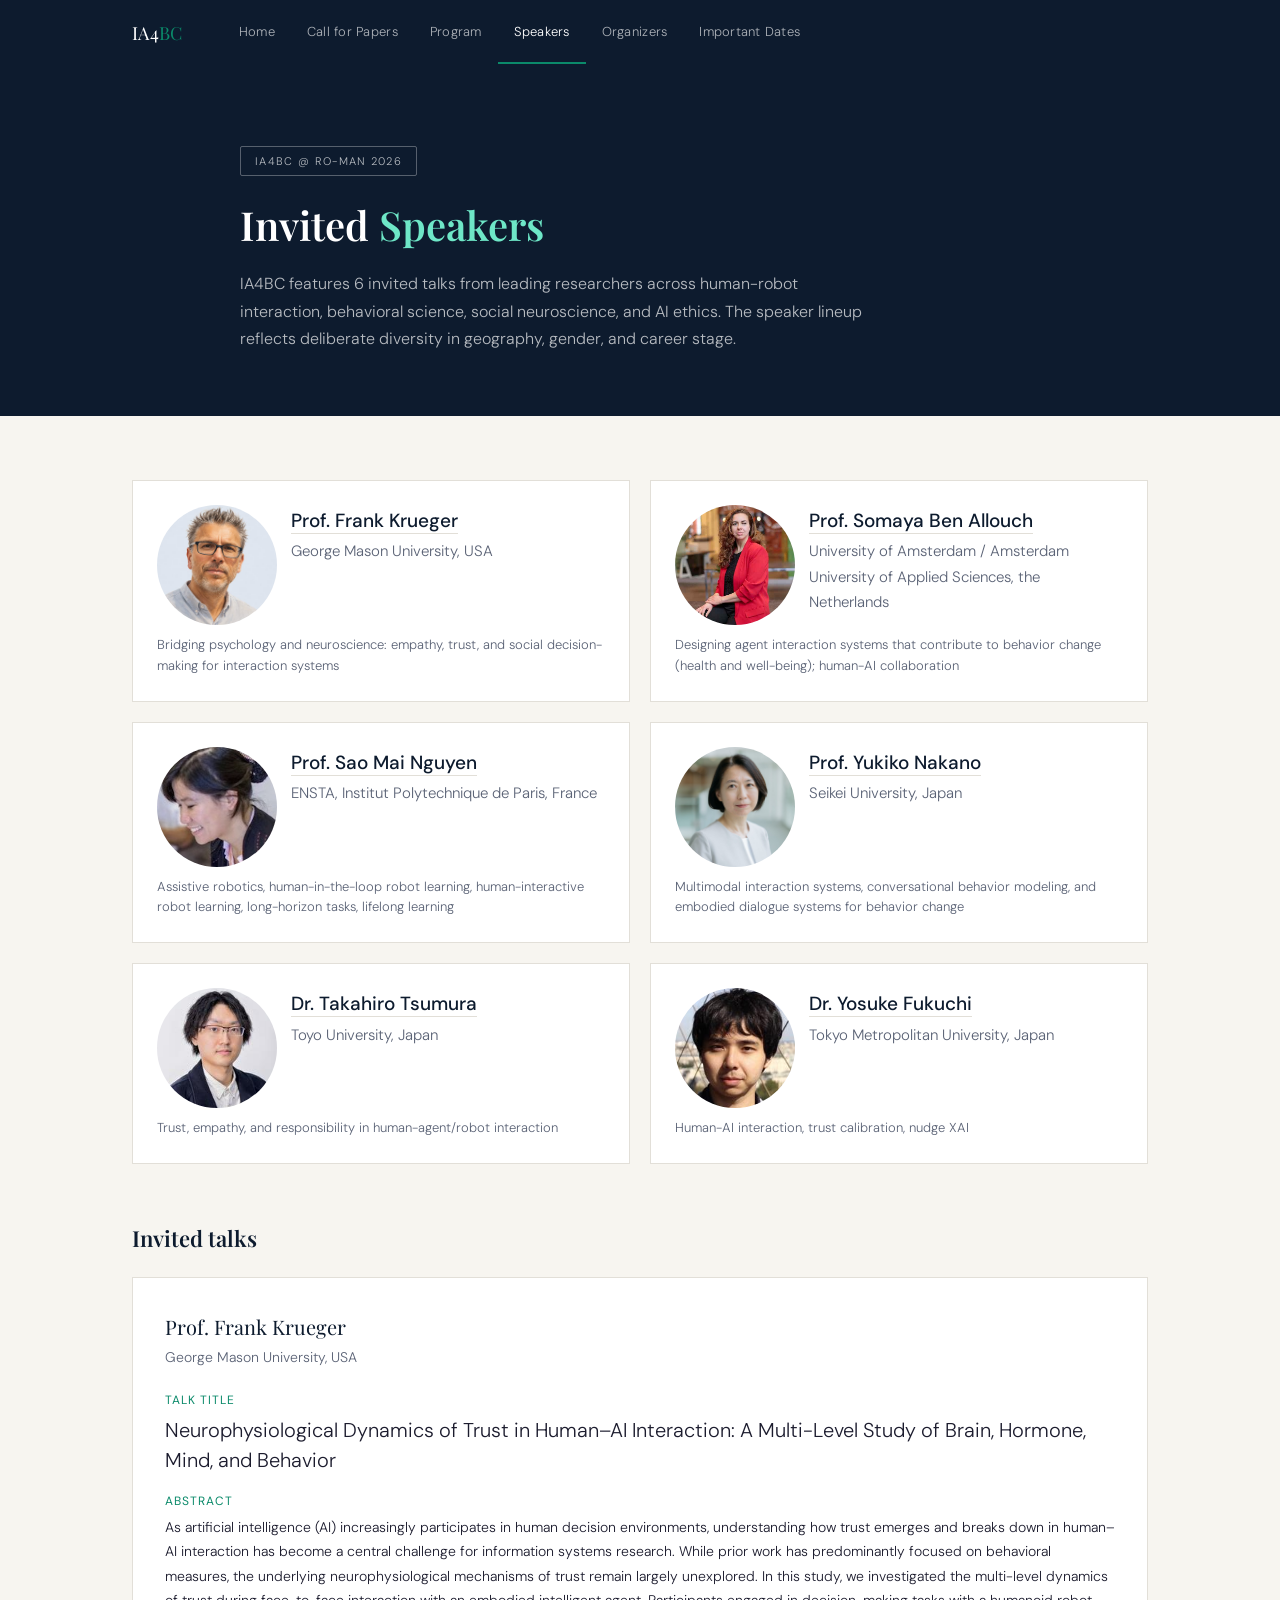
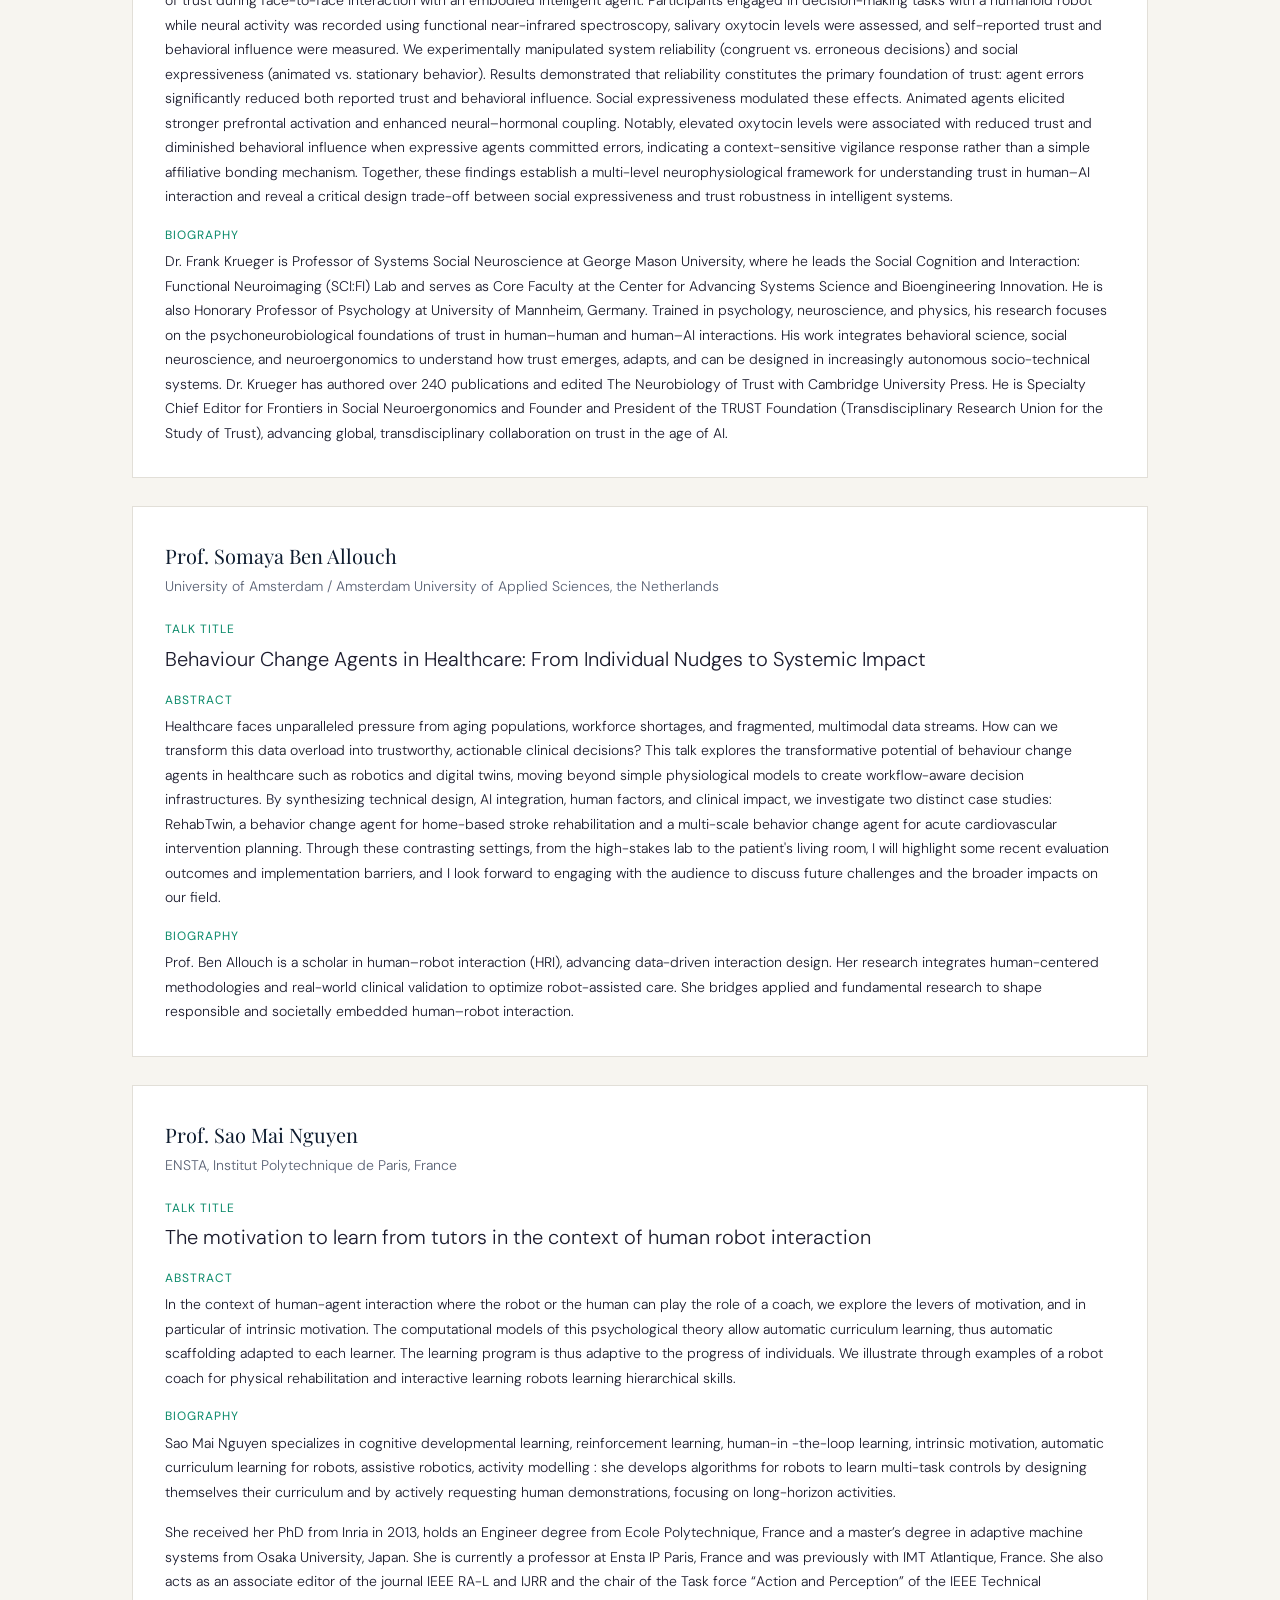
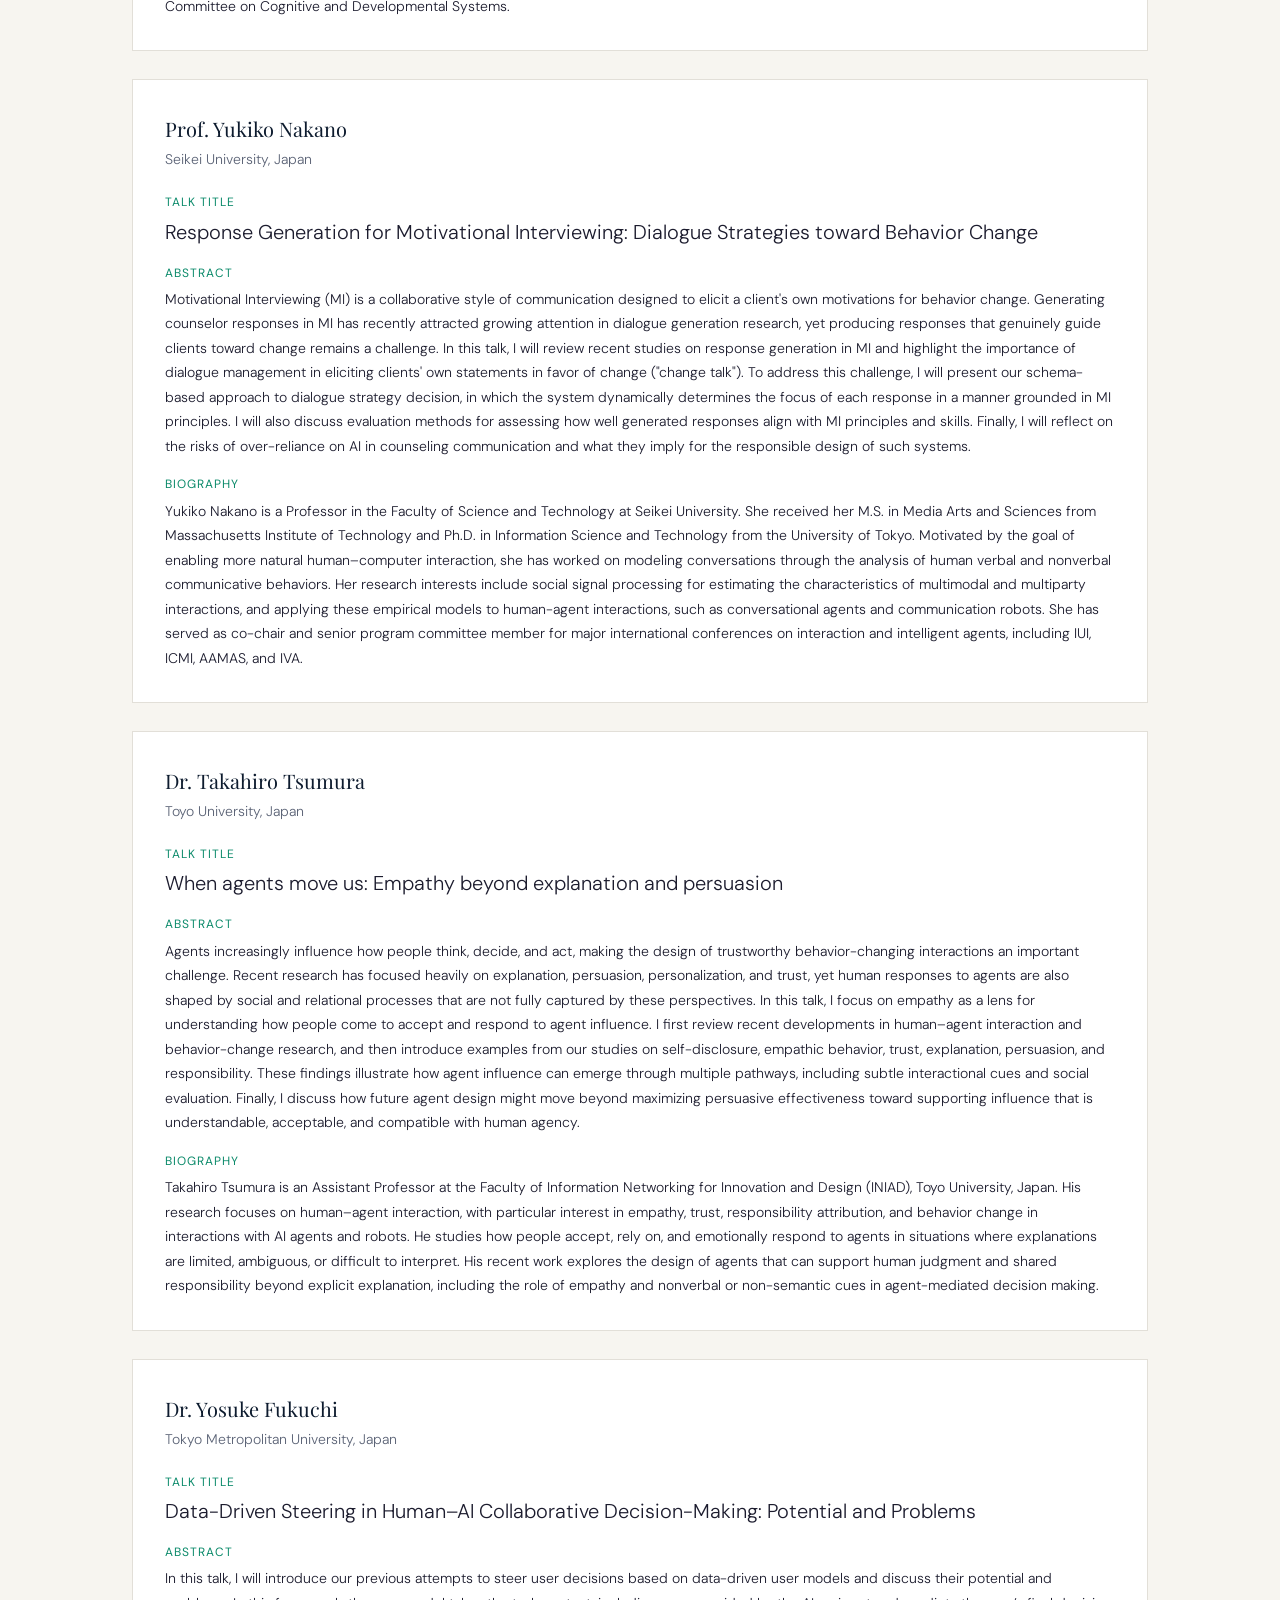
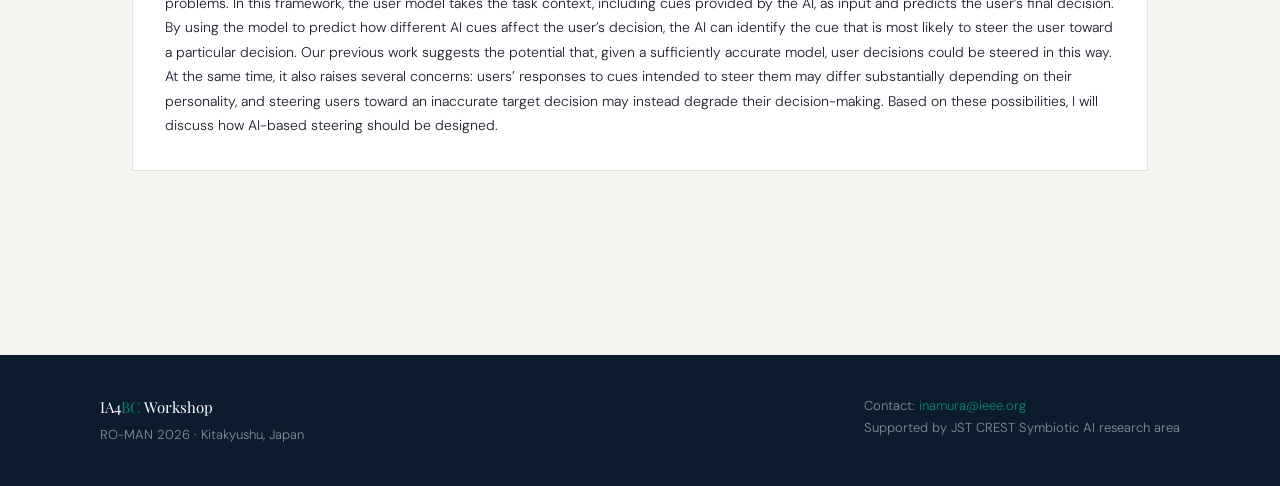
<file: speakers.html>
<!DOCTYPE html>
<html lang="en">
<head>
<meta charset="UTF-8">
<meta name="viewport" content="width=device-width, initial-scale=1.0">
<title>Invited Speakers — IA4BC @ RO-MAN 2026</title>
<link rel="stylesheet" href="style.css">
</head>
<body>

<header>
  <div class="nav-inner">
    <a class="nav-logo" href="index.html">IA4<span>BC</span></a>
    <nav>
      <a href="index.html">Home</a>
      <a href="cfp.html">Call for Papers</a>
      <a href="program.html">Program</a>
      <a href="speakers.html" class="active">Speakers</a>
      <a href="organizers.html">Organizers</a>
      <a href="dates.html">Important Dates</a>
    </nav>
  </div>
</header>

<section class="hero">
  <div class="hero-inner">
    <div class="hero-tag">IA4BC @ RO-MAN 2026</div>
    <h1>Invited <em>Speakers</em></h1>
    <p class="hero-desc">IA4BC features 6 invited talks from leading researchers across human-robot interaction, behavioral science, social neuroscience, and AI ethics. The speaker lineup reflects deliberate diversity in geography, gender, and career stage.</p>
  </div>
</section>

<div class="page-wrap">

  <div class="speaker-grid">

    <div class="speaker-card">
      <div class="sc-header">
        <a href="#talk-krueger"><img src="assets/krueger.jpg" class="sc-avatar" alt="Prof. Frank Krueger"></a>
        <div>
          <div class="sc-name"><a href="#talk-krueger">Prof. Frank Krueger</a></div>
          <div class="sc-affil">George Mason University, USA</div>
        </div>
      </div>
      <div class="sc-topic">Bridging psychology and neuroscience: empathy, trust, and social decision-making for interaction systems</div>
    </div>

    <div class="speaker-card">
      <div class="sc-header">
        <a href="#talk-ben-allouch"><img src="assets/ben-allouch.jpg" class="sc-avatar" alt="Prof. Somaya Ben Allouch"></a>
        <div>
          <div class="sc-name"><a href="#talk-ben-allouch">Prof. Somaya Ben Allouch</a></div>
          <div class="sc-affil">University of Amsterdam / Amsterdam University of Applied Sciences, the Netherlands</div>
        </div>
      </div>
      <div class="sc-topic">Designing agent interaction systems that contribute to behavior change (health and well-being); human-AI collaboration</div>
    </div>

    <div class="speaker-card">
      <div class="sc-header">
        <a href="#talk-nguyen"><img src="assets/nguyen.jpg" class="sc-avatar" alt="Prof. Sao Mai Nguyen"></a>
        <div>
          <div class="sc-name"><a href="#talk-nguyen">Prof. Sao Mai Nguyen</a></div>
          <div class="sc-affil">ENSTA, Institut Polytechnique de Paris, France</div>
        </div>
      </div>
      <div class="sc-topic">Assistive robotics, human-in-the-loop robot learning, human-interactive robot learning, long-horizon tasks, lifelong learning</div>
    </div>

    <div class="speaker-card">
      <div class="sc-header">
        <a href="#talk-nakano"><img src="assets/nakano.jpg" class="sc-avatar" alt="Prof. Yukiko Nakano"></a>
        <div>
          <div class="sc-name"><a href="#talk-nakano">Prof. Yukiko Nakano</a></div>
          <div class="sc-affil">Seikei University, Japan</div>
        </div>
      </div>
      <div class="sc-topic">Multimodal interaction systems, conversational behavior modeling, and embodied dialogue systems for behavior change</div>
    </div>

    <div class="speaker-card">
      <div class="sc-header">
        <a href="#talk-tsumura"><img src="assets/tsumura.jpg" class="sc-avatar" alt="Dr. Takahiro Tsumura"></a>
        <div>
          <div class="sc-name"><a href="#talk-tsumura">Dr. Takahiro Tsumura</a></div>
          <div class="sc-affil">Toyo University, Japan</div>
        </div>
      </div>
      <div class="sc-topic">Trust, empathy, and responsibility in human-agent/robot interaction</div>
    </div>

    <div class="speaker-card">
      <div class="sc-header">
        <a href="#talk-fukuchi"><img src="assets/fukuchi.jpg" class="sc-avatar" alt="Dr. Yosuke Fukuchi"></a>
        <div>
          <div class="sc-name"><a href="#talk-fukuchi">Dr. Yosuke Fukuchi</a></div>
          <div class="sc-affil">Tokyo Metropolitan University, Japan</div>
        </div>
      </div>
      <div class="sc-topic">Human-AI interaction, trust calibration, nudge XAI</div>
    </div>

  </div>

  <div class="section" style="margin-top:3.5rem">
    <div class="section-title">Invited talks</div>
    <div class="org-list">

      <div class="org-card" id="talk-krueger">
        <div class="org-name">Prof. Frank Krueger</div>
        <div class="org-affil">George Mason University, USA</div>

        <div class="org-role" style="margin-top:1.25rem">Talk title</div>
        <p class="org-bio">Neurophysiological Dynamics of Trust in Human–AI Interaction: A Multi-Level Study of Brain, Hormone, Mind, and Behavior</p>

        <div class="org-role">Abstract</div>
        <p class="org-bio">As artificial intelligence (AI) increasingly participates in human decision environments, understanding how trust emerges and breaks down in human–AI interaction has become a central challenge for information systems research. While prior work has predominantly focused on behavioral measures, the underlying neurophysiological mechanisms of trust remain largely unexplored. In this study, we investigated the multi-level dynamics of trust during face-to-face interaction with an embodied intelligent agent. Participants engaged in decision-making tasks with a humanoid robot while neural activity was recorded using functional near-infrared spectroscopy, salivary oxytocin levels were assessed, and self-reported trust and behavioral influence were measured. We experimentally manipulated system reliability (congruent vs. erroneous decisions) and social expressiveness (animated vs. stationary behavior). Results demonstrated that reliability constitutes the primary foundation of trust: agent errors significantly reduced both reported trust and behavioral influence. Social expressiveness modulated these effects. Animated agents elicited stronger prefrontal activation and enhanced neural–hormonal coupling. Notably, elevated oxytocin levels were associated with reduced trust and diminished behavioral influence when expressive agents committed errors, indicating a context-sensitive vigilance response rather than a simple affiliative bonding mechanism. Together, these findings establish a multi-level neurophysiological framework for understanding trust in human–AI interaction and reveal a critical design trade-off between social expressiveness and trust robustness in intelligent systems.</p>

        <div class="org-role">Biography</div>
        <p class="org-bio">Dr. Frank Krueger is Professor of Systems Social Neuroscience at George Mason University, where he leads the Social Cognition and Interaction: Functional Neuroimaging (SCI:FI) Lab and serves as Core Faculty at the Center for Advancing Systems Science and Bioengineering Innovation. He is also Honorary Professor of Psychology at University of Mannheim, Germany. Trained in psychology, neuroscience, and physics, his research focuses on the psychoneurobiological foundations of trust in human–human and human–AI interactions. His work integrates behavioral science, social neuroscience, and neuroergonomics to understand how trust emerges, adapts, and can be designed in increasingly autonomous socio-technical systems. Dr. Krueger has authored over 240 publications and edited The Neurobiology of Trust with Cambridge University Press. He is Specialty Chief Editor for Frontiers in Social Neuroergonomics and Founder and President of the TRUST Foundation (Transdisciplinary Research Union for the Study of Trust), advancing global, transdisciplinary collaboration on trust in the age of AI.</p>
      </div>

      <div class="org-card" id="talk-ben-allouch">
        <div class="org-name">Prof. Somaya Ben Allouch</div>
        <div class="org-affil">University of Amsterdam / Amsterdam University of Applied Sciences, the Netherlands</div>

        <div class="org-role" style="margin-top:1.25rem">Talk title</div>
        <p class="org-bio">Behaviour Change Agents in Healthcare: From Individual Nudges to Systemic Impact</p>

        <div class="org-role">Abstract</div>
        <p class="org-bio">Healthcare faces unparalleled pressure from aging populations, workforce shortages, and fragmented, multimodal data streams. How can we transform this data overload into trustworthy, actionable clinical decisions? This talk explores the transformative potential of behaviour change agents in healthcare such as robotics and digital twins, moving beyond simple physiological models to create workflow-aware decision infrastructures. By synthesizing technical design, AI integration, human factors, and clinical impact, we investigate two distinct case studies: RehabTwin, a behavior change agent for home-based stroke rehabilitation and a multi-scale behavior change agent for acute cardiovascular intervention planning. Through these contrasting settings, from the high-stakes lab to the patient's living room, I will highlight some recent evaluation outcomes and implementation barriers, and I look forward to engaging with the audience to discuss future challenges and the broader impacts on our field.</p>

        <div class="org-role">Biography</div>
        <p class="org-bio">Prof. Ben Allouch is a scholar in human–robot interaction (HRI), advancing data-driven interaction design. Her research integrates human-centered methodologies and real-world clinical validation to optimize robot-assisted care. She bridges applied and fundamental research to shape responsible and societally embedded human–robot interaction.</p>
      </div>

      <div class="org-card" id="talk-nguyen">
        <div class="org-name">Prof. Sao Mai Nguyen</div>
        <div class="org-affil">ENSTA, Institut Polytechnique de Paris, France</div>

        <div class="org-role" style="margin-top:1.25rem">Talk title</div>
        <p class="org-bio">The motivation to learn from tutors in the context of human robot interaction</p>

        <div class="org-role">Abstract</div>
        <p class="org-bio">In the context of human-agent interaction where the robot or the human can play the role of a coach, we explore the levers of motivation, and in particular of intrinsic motivation. The computational models of this psychological theory allow automatic curriculum learning, thus automatic scaffolding adapted to each learner. The learning program is thus adaptive to the progress of individuals. We illustrate through examples of a robot coach for physical rehabilitation and interactive learning robots learning hierarchical skills.</p>

        <div class="org-role">Biography</div>
        <p class="org-bio">Sao Mai Nguyen specializes in cognitive developmental learning, reinforcement learning, human-in -the-loop learning, intrinsic motivation, automatic curriculum learning for robots, assistive robotics, activity modelling : she develops algorithms for robots to learn multi-task controls by designing themselves their curriculum and by actively requesting human demonstrations, focusing on long-horizon activities.</p>
        <p class="org-bio">She received her PhD from Inria in 2013, holds an Engineer degree from Ecole Polytechnique, France and a master’s degree in adaptive machine systems from Osaka University, Japan. She is currently a professor at Ensta IP Paris, France and was previously with IMT Atlantique, France. She also acts as an associate editor of the journal IEEE RA-L and IJRR and the chair of the Task force “Action and Perception” of the IEEE Technical Committee on Cognitive and Developmental Systems.</p>
      </div>

      <div class="org-card" id="talk-nakano">
        <div class="org-name">Prof. Yukiko Nakano</div>
        <div class="org-affil">Seikei University, Japan</div>

        <div class="org-role" style="margin-top:1.25rem">Talk title</div>
        <p class="org-bio">Response Generation for Motivational Interviewing: Dialogue Strategies toward Behavior Change</p>

        <div class="org-role">Abstract</div>
        <p class="org-bio">Motivational Interviewing (MI) is a collaborative style of communication designed to elicit a client's own motivations for behavior change. Generating counselor responses in MI has recently attracted growing attention in dialogue generation research, yet producing responses that genuinely guide clients toward change remains a challenge. In this talk, I will review recent studies on response generation in MI and highlight the importance of dialogue management in eliciting clients' own statements in favor of change ("change talk"). To address this challenge, I will present our schema-based approach to dialogue strategy decision, in which the system dynamically determines the focus of each response in a manner grounded in MI principles. I will also discuss evaluation methods for assessing how well generated responses align with MI principles and skills. Finally, I will reflect on the risks of over-reliance on AI in counseling communication and what they imply for the responsible design of such systems.</p>

        <div class="org-role">Biography</div>
        <p class="org-bio">Yukiko Nakano is a Professor in the Faculty of Science and Technology at Seikei University. She received her M.S. in Media Arts and Sciences from Massachusetts Institute of Technology and Ph.D. in Information Science and Technology from the University of Tokyo. Motivated by the goal of enabling more natural human–computer interaction, she has worked on modeling conversations through the analysis of human verbal and nonverbal communicative behaviors. Her research interests include social signal processing for estimating the characteristics of multimodal and multiparty interactions, and applying these empirical models to human-agent interactions, such as conversational agents and communication robots. She has served as co-chair and senior program committee member for major international conferences on interaction and intelligent agents, including IUI, ICMI, AAMAS, and IVA.</p>
      </div>

      <div class="org-card" id="talk-tsumura">
        <div class="org-name">Dr. Takahiro Tsumura</div>
        <div class="org-affil">Toyo University, Japan</div>

        <div class="org-role" style="margin-top:1.25rem">Talk title</div>
        <p class="org-bio">When agents move us: Empathy beyond explanation and persuasion</p>

        <div class="org-role">Abstract</div>
        <p class="org-bio">Agents increasingly influence how people think, decide, and act, making the design of trustworthy behavior-changing interactions an important challenge. Recent research has focused heavily on explanation, persuasion, personalization, and trust, yet human responses to agents are also shaped by social and relational processes that are not fully captured by these perspectives. In this talk, I focus on empathy as a lens for understanding how people come to accept and respond to agent influence. I first review recent developments in human–agent interaction and behavior-change research, and then introduce examples from our studies on self-disclosure, empathic behavior, trust, explanation, persuasion, and responsibility. These findings illustrate how agent influence can emerge through multiple pathways, including subtle interactional cues and social evaluation. Finally, I discuss how future agent design might move beyond maximizing persuasive effectiveness toward supporting influence that is understandable, acceptable, and compatible with human agency.</p>

        <div class="org-role">Biography</div>
        <p class="org-bio">Takahiro Tsumura is an Assistant Professor at the Faculty of Information Networking for Innovation and Design (INIAD), Toyo University, Japan. His research focuses on human–agent interaction, with particular interest in empathy, trust, responsibility attribution, and behavior change in interactions with AI agents and robots. He studies how people accept, rely on, and emotionally respond to agents in situations where explanations are limited, ambiguous, or difficult to interpret. His recent work explores the design of agents that can support human judgment and shared responsibility beyond explicit explanation, including the role of empathy and nonverbal or non-semantic cues in agent-mediated decision making.</p>
      </div>

      <div class="org-card" id="talk-fukuchi">
        <div class="org-name">Dr. Yosuke Fukuchi</div>
        <div class="org-affil">Tokyo Metropolitan University, Japan</div>

        <div class="org-role" style="margin-top:1.25rem">Talk title</div>
        <p class="org-bio">Data-Driven Steering in Human–AI Collaborative Decision-Making: Potential and Problems</p>

        <div class="org-role">Abstract</div>
        <p class="org-bio">In this talk, I will introduce our previous attempts to steer user decisions based on data-driven user models and discuss their potential and problems. In this framework, the user model takes the task context, including cues provided by the AI, as input and predicts the user’s final decision. By using the model to predict how different AI cues affect the user’s decision, the AI can identify the cue that is most likely to steer the user toward a particular decision. Our previous work suggests the potential that, given a sufficiently accurate model, user decisions could be steered in this way. At the same time, it also raises several concerns: users’ responses to cues intended to steer them may differ substantially depending on their personality, and steering users toward an inaccurate target decision may instead degrade their decision-making. Based on these possibilities, I will discuss how AI-based steering should be designed.</p>
      </div>

    </div>
  </div>

</div>

<footer>
  <div class="footer-inner">
    <div>
      <div class="footer-brand">IA4<span>BC</span> Workshop</div>
      <div>RO-MAN 2026 · Kitakyushu, Japan</div>
    </div>
    <div>
      Contact: <a href="mailto:inamura@ieee.org">inamura@ieee.org</a><br>
      Supported by JST CREST Symbiotic AI research area
    </div>
  </div>
</footer>

</body>
</html>
</file>
<file: style.css>
@import url('https://fonts.googleapis.com/css2?family=Playfair+Display:wght@400;600&family=DM+Sans:wght@300;400;500&display=swap');

:root {
  --navy: #0d1b2e;
  --teal: #0b8a6a;
  --teal-light: #e0f5ef;
  --cream: #f7f5f0;
  --white: #ffffff;
  --text: #1c1c2e;
  --muted: #5a6275;
  --border: #e2dfd8;
  --accent: #d4813a;
}

*, *::before, *::after { box-sizing: border-box; margin: 0; padding: 0; }

body {
  font-family: 'DM Sans', sans-serif;
  font-weight: 400;
  color: var(--text);
  background: var(--cream);
  line-height: 1.7;
  font-size: 16px;
}

/* NAV */
header {
  background: var(--navy);
  position: sticky;
  top: 0;
  z-index: 100;
}
.nav-inner {
  max-width: 1080px;
  margin: 0 auto;
  padding: 0 2rem;
  display: flex;
  align-items: center;
  gap: 0;
}
.nav-logo {
  font-family: 'Playfair Display', serif;
  font-size: 18px;
  color: #fff;
  text-decoration: none;
  padding: 1.1rem 0;
  margin-right: 2.5rem;
  white-space: nowrap;
  letter-spacing: 0.02em;
}
.nav-logo span { color: var(--teal); }
nav { display: flex; gap: 0; flex-wrap: wrap; }
nav a {
  font-size: 13px;
  color: rgba(255,255,255,0.65);
  text-decoration: none;
  padding: 1.2rem 1rem;
  transition: color 0.2s;
  letter-spacing: 0.02em;
  font-weight: 300;
}
nav a:hover, nav a.active { color: #fff; }
nav a.active { border-bottom: 2px solid var(--teal); }

/* HERO */
.hero {
  background: var(--navy);
  color: #fff;
  padding: 5rem 2rem 4rem;
}
.hero-inner { max-width: 800px; margin: 0 auto; }
.hero-tag {
  display: inline-block;
  border: 1px solid rgba(255,255,255,0.3);
  border-radius: 2px;
  font-size: 11px;
  letter-spacing: 0.12em;
  text-transform: uppercase;
  padding: 5px 14px;
  color: rgba(255,255,255,0.7);
  margin-bottom: 1.5rem;
  font-weight: 300;
}
.hero h1 {
  font-family: 'Playfair Display', serif;
  font-size: clamp(26px, 4vw, 40px);
  font-weight: 600;
  line-height: 1.25;
  margin-bottom: 1.25rem;
  color: #fff;
}
.hero h1 em { font-style: normal; color: #6ee7c7; }
.hero-desc {
  font-size: 16px;
  color: rgba(255,255,255,0.7);
  font-weight: 300;
  margin-bottom: 2rem;
  max-width: 640px;
}
.hero-meta {
  display: flex;
  flex-wrap: wrap;
  gap: 1.5rem;
}
.hero-meta-item {
  display: flex;
  align-items: center;
  gap: 8px;
  font-size: 13px;
  color: rgba(255,255,255,0.6);
  font-weight: 300;
}
.hero-meta-item::before {
  content: '';
  width: 5px; height: 5px;
  border-radius: 50%;
  background: var(--teal);
  flex-shrink: 0;
}

/* LAYOUT */
.page-wrap { max-width: 1080px; margin: 0 auto; padding: 4rem 2rem; }
.page-heading {
  font-family: 'Playfair Display', serif;
  font-size: 32px;
  font-weight: 600;
  margin-bottom: 0.5rem;
  color: var(--navy);
}
.page-heading-line {
  width: 48px; height: 3px;
  background: var(--teal);
  margin-bottom: 2.5rem;
  border-radius: 2px;
}

/* SECTIONS */
.section { margin-bottom: 3.5rem; }
.section-title {
  font-family: 'Playfair Display', serif;
  font-size: 22px;
  font-weight: 600;
  color: var(--navy);
  margin-bottom: 1.25rem;
}
p { margin-bottom: 1rem; color: var(--text); }
p:last-child { margin-bottom: 0; }
.lead { font-size: 17px; font-weight: 300; color: var(--muted); line-height: 1.8; }

/* TAGS / CHIPS */
.tag-grid { display: flex; flex-wrap: wrap; gap: 8px; }
.tag {
  background: var(--white);
  border: 1px solid var(--border);
  border-radius: 2px;
  font-size: 13px;
  padding: 6px 14px;
  color: var(--muted);
  font-weight: 300;
}

/* GLANCE TABLE (homepage) */
.glance-table { width: 100%; border-collapse: collapse; font-size: 14px; }
.glance-table tr { border-bottom: 1px solid var(--border); }
.glance-table td { padding: 12px 0; vertical-align: top; }
.glance-table td:first-child { color: var(--muted); font-weight: 300; width: 200px; }
.glance-table td:last-child { color: var(--text); font-weight: 400; }

/* DATE CARDS */
.dates-grid { display: grid; grid-template-columns: repeat(auto-fit, minmax(220px, 1fr)); gap: 16px; }
.date-card {
  background: var(--white);
  border: 1px solid var(--border);
  border-top: 3px solid var(--teal);
  padding: 1.25rem 1.5rem;
}
.date-card .dc-label { font-size: 11px; text-transform: uppercase; letter-spacing: 0.1em; color: var(--muted); font-weight: 400; margin-bottom: 6px; }
.date-card .dc-date { font-size: 18px; font-family: 'Playfair Display', serif; color: var(--navy); }

/* SPEAKER CARDS */
.speaker-grid { display: grid; grid-template-columns: repeat(auto-fill, minmax(min(340px, 100%), 1fr)); gap: 20px; }
.speaker-card {
  background: var(--white);
  border: 1px solid var(--border);
  padding: 1.5rem;
  display: flex;
  flex-direction: column;
  gap: 10px;
}
.speaker-card .sc-header { display: flex; align-items: flex-start; gap: 14px; }
.sc-avatar {
  width: 120px; height: 120px;
  border-radius: 50%;
  background: var(--navy);
  color: #fff;
  font-size: 13px;
  font-weight: 500;
  display: flex; align-items: center; justify-content: center;
  flex-shrink: 0;
  letter-spacing: 0.05em;
  object-fit: cover;
}
.sc-name { font-weight: 500; font-size: 19px; color: var(--navy); }
.sc-affil { font-size: 15px; color: var(--muted); font-weight: 300; margin-top: 2px; }
.sc-name a {
  color: inherit;
  text-decoration: none;
  border-bottom: 1px solid var(--border);
  transition: color 0.2s, border-color 0.2s;
}
.sc-name a:hover { color: var(--teal); border-bottom-color: var(--teal); }
/* the avatar links to the same card as the name; wrapping the img moves the
   flex item to the anchor, so the no-shrink rule has to move with it */
.sc-header > a { display: block; flex-shrink: 0; line-height: 0; transition: opacity 0.2s; }
.sc-header > a:hover { opacity: 0.85; }
/* Anchor targets sit below the sticky header, whose height changes with
   how many lines the nav wraps to: 123px at 641-779px, 66px above that. */
.org-card[id] { scroll-margin-top: 150px; }
.sc-badge {
  display: inline-block;
  font-size: 10px;
  text-transform: uppercase;
  letter-spacing: 0.08em;
  padding: 3px 9px;
  border-radius: 2px;
  font-weight: 400;
  align-self: flex-start;
}
.sc-badge.confirmed { background: var(--teal-light); color: var(--teal); }
.sc-badge.candidate { background: #fdf3e7; color: #c17d2a; }
.sc-topic { font-size: 13px; color: var(--muted); font-weight: 300; line-height: 1.6; }

/* ORGANIZER CARDS */
.org-list { display: flex; flex-direction: column; gap: 28px; }
.org-card { background: var(--white); border: 1px solid var(--border); padding: 2rem; }
.org-card.primary { border-left: 4px solid var(--teal); }
.org-name { font-family: 'Playfair Display', serif; font-size: 20px; color: var(--navy); margin-bottom: 2px; }
.org-role { font-size: 12px; text-transform: uppercase; letter-spacing: 0.08em; color: var(--teal); font-weight: 400; margin-bottom: 0.25rem; }
.org-affil { font-size: 14px; color: var(--muted); margin-bottom: 0.75rem; font-weight: 300; }
.org-contact { font-size: 13px; color: var(--muted); margin-bottom: 1rem; }
.org-contact a { color: var(--teal); text-decoration: none; }
.org-bio { font-size: 14px; line-height: 1.75; color: var(--text); font-weight: 300; }
/* The talk title is the first <p> in each speaker card; size it with the
   name above it. Scoped to [id] so the organizers page is untouched. */
.org-card[id] > p.org-bio:first-of-type { font-size: 20px; line-height: 1.5; }

/* PROGRAM */
.schedule-table { width: 100%; border-collapse: collapse; font-size: 14px; }
.schedule-table th { font-size: 11px; text-transform: uppercase; letter-spacing: 0.1em; color: var(--muted); font-weight: 400; padding: 0 0 10px 0; text-align: left; border-bottom: 2px solid var(--border); }
.schedule-table td { padding: 14px 0; border-bottom: 1px solid var(--border); vertical-align: top; }
.schedule-table td:first-child { color: var(--muted); font-size: 13px; white-space: nowrap; padding-right: 2rem; font-weight: 300; width: 130px; }
.schedule-table td:last-child { color: var(--text); }
.schedule-table tr.break td { color: var(--muted); font-style: italic; }
.schedule-table tr.highlight td:last-child { font-weight: 500; }
/* Speaker names in the schedule link through to their card on the speakers
   page; there is no global rule for <a>, so match .sc-name a here. */
.schedule-table a {
  color: inherit;
  text-decoration: none;
  border-bottom: 1px solid var(--border);
  transition: color 0.2s, border-color 0.2s;
}
.schedule-table a:hover { color: var(--teal); border-bottom-color: var(--teal); }

/* CFP BOX */
.cfp-highlight {
  background: var(--navy);
  color: #fff;
  padding: 2.5rem;
  margin-bottom: 2rem;
}
.cfp-highlight h2 { font-family: 'Playfair Display', serif; font-size: 24px; color: #fff; margin-bottom: 0.75rem; }
.cfp-highlight p { color: rgba(255,255,255,0.7); font-weight: 300; }

/* GENERIC TABLE */
.content-table { width: 100%; border-collapse: collapse; font-size: 14px; margin: 1rem 0; }
.content-table th { background: var(--navy); color: #fff; font-size: 12px; text-transform: uppercase; letter-spacing: 0.07em; font-weight: 400; padding: 10px 16px; text-align: left; }
.content-table td { padding: 11px 16px; border-bottom: 1px solid var(--border); color: var(--text); }
.content-table tr:nth-child(even) td { background: var(--white); }
.content-table td strong { font-weight: 500; color: var(--navy); }

/* CTA BUTTON */
.btn {
  display: inline-block;
  background: var(--teal);
  color: #fff;
  text-decoration: none;
  font-size: 14px;
  font-weight: 400;
  padding: 12px 28px;
  letter-spacing: 0.04em;
  transition: background 0.2s;
  margin-top: 1.25rem;
}
.btn:hover { background: #097a5c; }
.btn-outline {
  display: inline-block;
  border: 1px solid var(--navy);
  color: var(--navy);
  text-decoration: none;
  font-size: 13px;
  padding: 8px 20px;
  letter-spacing: 0.04em;
  transition: all 0.2s;
  margin-top: 1rem;
}
.btn-outline:hover { background: var(--navy); color: #fff; }

/* FOOTER */
footer {
  background: var(--navy);
  color: rgba(255,255,255,0.5);
  padding: 2.5rem 2rem;
  margin-top: 4rem;
  font-size: 13px;
  font-weight: 300;
}
.footer-inner { max-width: 1080px; margin: 0 auto; display: flex; justify-content: space-between; align-items: flex-start; flex-wrap: wrap; gap: 1rem; }
footer a { color: var(--teal); text-decoration: none; }
.footer-brand { font-family: 'Playfair Display', serif; font-size: 15px; color: #fff; margin-bottom: 4px; }
.footer-brand span { color: var(--teal); }

/* NOTE BOX */
.note {
  border-left: 3px solid var(--accent);
  padding: 0.75rem 1.25rem;
  background: #fdf8f3;
  font-size: 13px;
  color: var(--muted);
  font-weight: 300;
  margin-top: 1rem;
}

/* OUTCOMES */
.outcome-list { counter-reset: outcomes; display: flex; flex-direction: column; gap: 14px; }
.outcome-item { display: flex; gap: 16px; align-items: flex-start; }
.outcome-num {
  counter-increment: outcomes;
  min-width: 20px;
  color: var(--muted);
  font-size: 14px; font-weight: 400;
  flex-shrink: 0;
  padding-top: 5px;
}
.outcome-num::before { content: counter(outcomes) "."; }
.outcome-text { font-size: 14px; color: var(--text); font-weight: 300; line-height: 1.7; padding-top: 5px; }

/* PROGRAM PAGE — larger type. Body text floors at 22px; headings sit above it. */
.page-program .section-title { font-size: 28px; }
.page-program .hero-desc { font-size: 22px; }
.page-program .schedule-table { font-size: 22px; }
.page-program .schedule-table th { font-size: 22px; letter-spacing: 0.06em; padding-bottom: 14px; }
.page-program .schedule-table td { padding: 18px 0; }
.page-program .schedule-table td:first-child { font-size: 22px; width: 200px; }
.page-program .sc-affil { font-size: 22px; margin-top: 6px; }
.page-program .glance-table { font-size: 22px; }
.page-program .glance-table td { padding: 16px 0; }
.page-program .glance-table td:first-child { width: 260px; }
.page-program .outcome-text { font-size: 22px; }
.page-program .outcome-num { font-size: 22px; min-width: 30px; padding-top: 7px; }
.page-program .note { font-size: 22px; padding: 1rem 1.5rem; }

@media (max-width: 640px) {
  /* program page: 22px leaves too little room for the session column on a phone */
  .page-program .hero-desc,
  .page-program .schedule-table,
  .page-program .schedule-table th,
  .page-program .schedule-table td:first-child,
  .page-program .sc-affil,
  .page-program .glance-table,
  .page-program .outcome-text,
  .page-program .outcome-num,
  .page-program .note { font-size: 18px; }
  .page-program .schedule-table td:first-child { width: 130px; padding-right: 1rem; }
  .page-program .glance-table td:first-child { width: 150px; }
  .page-program .section-title { font-size: 24px; }
}

@media (max-width: 640px) {
  .nav-logo { font-size: 15px; margin-right: 1rem; }
  nav a { font-size: 12px; padding: 1rem 0.6rem; }
  /* the nav wraps here: three lines (159px) at 360px and up, four (212px) at 320px */
  .org-card[id] { scroll-margin-top: 215px; }
  .hero { padding: 3rem 1.25rem 2.5rem; }
  .page-wrap { padding: 2.5rem 1.25rem; }
  .dates-grid { grid-template-columns: 1fr 1fr; }
  .footer-inner { flex-direction: column; }
}
</file>
